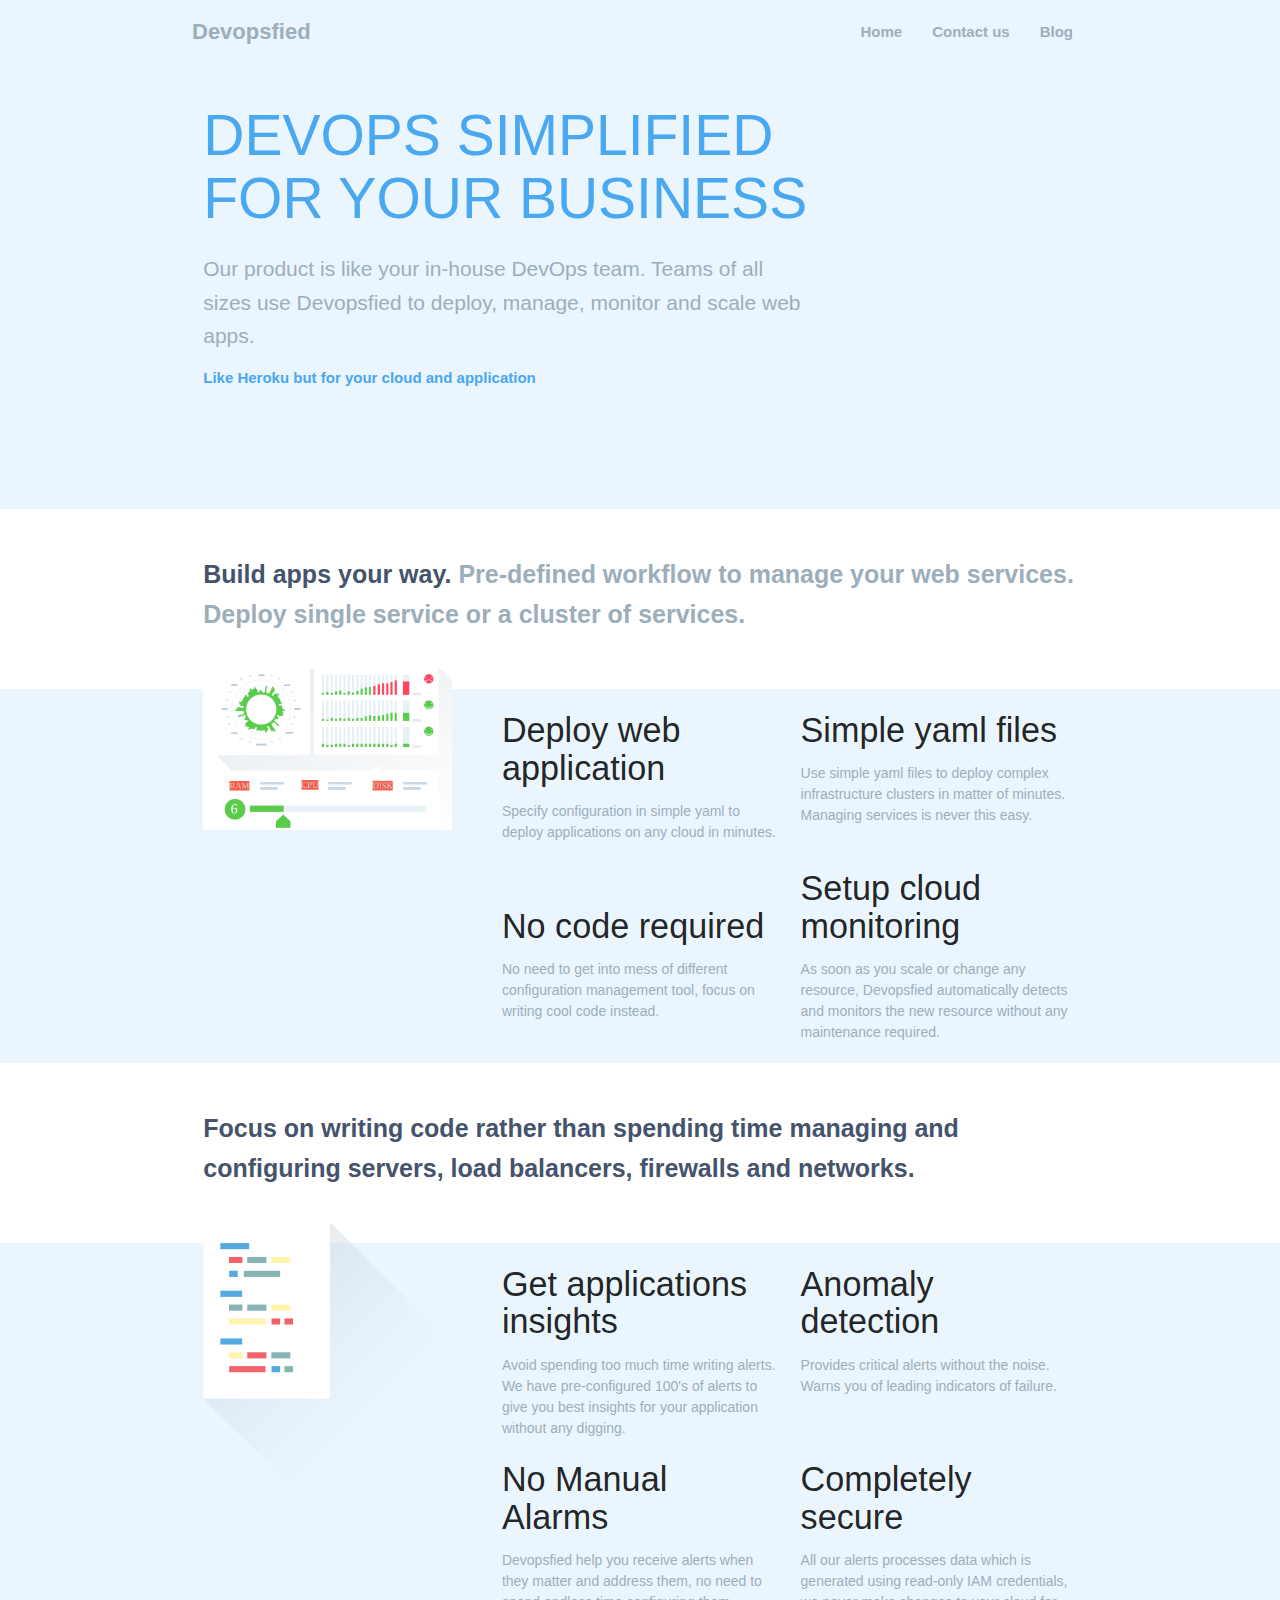
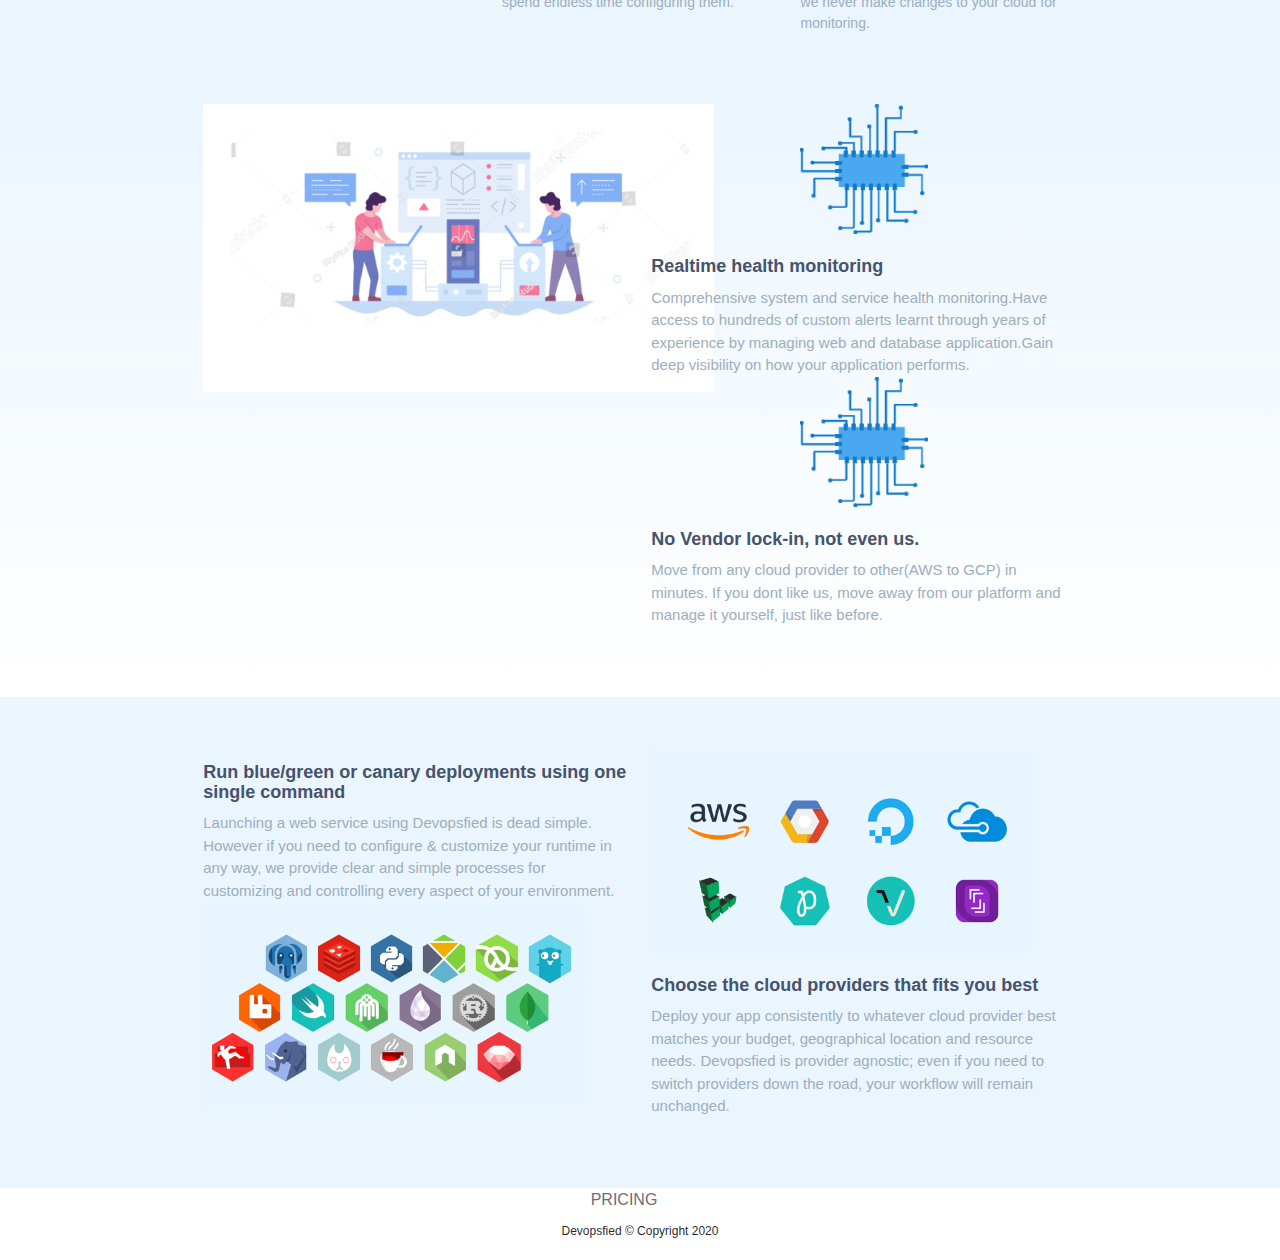
<file: index.html>
<!DOCTYPE html>
<html lang="en">
<head>
    <meta charset="UTF-8">
    <meta name="viewport" content="width=device-width, initial-scale=1.0">
    <title>Devopsfied - deploy manage microservice</title>
      <link rel="icon" href="./images/favicon.svg">
      <!-- Compiled and minified CSS -->
      <link rel="stylesheet" href="https://cdnjs.cloudflare.com/ajax/libs/materialize/1.0.0/css/materialize.min.css">
      <link href="https://fonts.googleapis.com/icon?family=Material+Icons" rel="stylesheet">
      <link href="https://fonts.googleapis.com/icon?family=Material+Icons" rel="stylesheet">
      <!-- Compiled and minified JavaScript -->
      <script src="https://code.jquery.com/jquery-3.5.1.min.js" integrity="sha256-9/aliU8dGd2tb6OSsuzixeV4y/faTqgFtohetphbbj0=" crossorigin="anonymous"></script>
      <!-- Global site tag (gtag.js) - Google Analytics -->
<script async src="https://www.googletagmanager.com/gtag/js?id=UA-171708030-1"></script>
<script>
  window.dataLayer = window.dataLayer || [];
  function gtag(){dataLayer.push(arguments);}
  gtag('js', new Date());

  gtag('config', 'UA-171708030-1');
</script>

      <script src="https://cdnjs.cloudflare.com/ajax/libs/materialize/1.0.0/js/materialize.min.js"></script>
      <link rel="stylesheet" href="./css/main.css">
</head>
<body>
    <header>
        <nav>
            <div class="nav-wrapper">
              <a href="#!" class="brand-logo">Devopsfied</a>
              <a href="#" style="color: #49a8ef;" data-target="mobile-demo" class="sidenav-trigger"><i class="material-icons">menu</i></a>
              <ul class="right hide-on-med-and-down">
                <li><a href="index.html">Home</a></li>
                <li><a href="mailto:hello@devopsfied.com">Contact us</a></li>
                <li><a href="blog.html">Blog</a></li>
              </ul>
            </div>
          </nav>
        
          <ul class="sidenav" id="mobile-demo">
            <li><a href="#!" class="brand-logo">Devopsfied</a></li>
            <li><a href="index.html">Home</a></li>
            <li><a href="mailto:hello@devopsfied.com">Contact us</a></li>
            <li><a href="blog.html">Blog </a></li>
          </ul>
    </header>
    <section class="sec-1">
      <div class="container">
        <div class="row">
          <div class="col m10 s12">
            <h1>DEVOPS SIMPLIFIED</h1>
            <h1>FOR YOUR BUSINESS</h1>

            <h4>Our product is like your in-house DevOps team.
            Teams of all sizes use Devopsfied to deploy, manage, monitor and scale web apps.</h4>
            <p>Like Heroku but for your cloud and application</p>
          </div>
        </div>
      </div>
    </section>
    <section class="sec-3 white">
      <div class="container">
        <div class="row">
          <div class="col s12">
            <h4><span>Build apps your way.</span> Pre-defined workflow to manage your web services. Deploy single service or a cluster of services.</h4>
          </div>
        </div>
      </div>
    </section>
    <section class="sec-2">
      <div class="container">
        <div class="row">
          <div class="col m4 s12">
            <img src="./images/monitoring0.png" alt="" class="sec2-img hide-on-small-only">
          </div>
          <div class="col m4 s12">
            <h4>Deploy web application</h4>
            <div class="eq_1">
              <p>Specify configuration in simple yaml to deploy applications on any cloud in minutes.</p>
            </div>
            <h4>No code required </h4>
            <div class="eq_1">
              <p>No need to get into mess of different configuration management tool, focus on writing cool code instead.</p>
            </div>
          </div>
          <div class="col m4 s12">
            <h4>Simple yaml files</h4>
            <div class="eq_1">
              <p>Use simple yaml files to deploy complex infrastructure clusters in matter of minutes. Managing services is never this easy.</p>
            </div>
            <h4>Setup cloud monitoring</h4>
            <div class="eq_1">
              <p>As soon as you scale or change any resource, Devopsfied automatically detects and monitors the new resource without any maintenance required.</p>
            </div>
          </div>
        </div>
      </div>
    </section>
    <section class="sec-3 white">
      <div class="container">
        <div class="row">
          <div class="col s12">
            <h4><span>Focus on writing code rather than spending time managing and configuring servers, load balancers, firewalls and networks.</h4>
          </div>
        </div>
      </div>
    </section>
    <section class="sec-2">
      <div class="container">
        <div class="row">
          <div class="col m4 s12">
            <img src="./images/simplicity.76203de.svg" alt="" class="sec2-img hide-on-small-only">
          </div>
          <div class="col m4 s12">
            <h4>Get applications insights</h4>
            <div class="eq_1">
              <p>Avoid spending too much time writing alerts. We have pre-configured 100's of alerts to give you best insights for your application without any digging.</p>
            </div>
            <h4>No Manual Alarms</h4>
            <div class="eq_1">
              <p>Devopsfied help you receive alerts when they matter and address them, no need to spend endless time configuring them.</p>
            </div>
          </div>
          <div class="col m4 s12">
            <h4>Anomaly detection</h4>
            <div class="eq_1">
              <p>Provides critical alerts without the noise. Warns you of leading indicators of failure.</p>
            </div>
            <h4>Completely secure</h4>
            <div class="eq_1">
              <p>All our alerts processes data which is generated using read-only IAM credentials, we never make changes to your cloud for monitoring.</p>
            </div>
          </div>
        </div>
      </div>
    </section>
    <section class="sec-4">
      <div class="container">
        <div class="row">
          <div class="col m6 s12">
            <img src="./images/web%20deployment.jpeg" class="hide-on-small-only" alt="">
          </div>
          <div class="col m6 s12">
            <div class="center">
              <img src="./images/chip-1710300_640.png" alt=""  style="width: 30%;">
            </div>
            <h5>Realtime health monitoring</h5>
            <p>Comprehensive system and service health monitoring.Have access to hundreds of custom alerts learnt through years of experience by managing web and database application.Gain deep visibility on how your application performs.</p>
            <div class="center">
              <img src="./images/chip-1710300_640.png" alt="" style="width: 30%;">
            </div>
            <h5>No Vendor lock-in, not even us.</h5>
            <p>Move from any cloud provider to other(AWS to GCP) in minutes. If you dont like us, move away from our platform and manage it yourself, just like before.</p>
          </div>
        </div>
      </div>
    </section>
    <section class="sec-5">
      <div class="container">
        <div class="row">
          <div class="col m6 s12">
            <h5>Run blue/green or canary deployments using one single command</h5>
            <p>Launching a web service using Devopsfied is dead simple. However if you need to configure & customize your runtime in any way, we provide clear and simple processes for customizing and controlling every aspect of your environment.</p>
            <div>
              <img src="./images/sec5img.png" alt="" class="hide-on-small-only" style="width: 90%;">
            </div>
          </div>
          <div class="col m6 s12">
            <div>
              <img src="./images/sec5img1.png" alt="" class="hide-on-small-only" style="width: 90%;">
            </div>
            <h5>Choose the cloud providers that fits you best</h5>
            <p>Deploy your app consistently to whatever cloud provider best matches your budget, geographical location and resource needs. Devopsfied is provider agnostic; even if you need to switch providers down the road, your workflow will remain unchanged.</p>
          </div>
        </div>
      </div>
    </section>
    <footer class="white">
      <div class="container">
        <div class="row center">
          <div style="display: flex;justify-content: center;">
          <a href="mailto:hello@devopsfied.com">PRICING&emsp;&emsp;</a>
          </div>
          <p>Devopsfied © Copyright 2020</p>
        </div>
      </div>
    </footer>
    <script src="./js/jquery.matchHeight.js"></script>
    <script src="./js/main.js"></script>
</body>
</html>
</file>
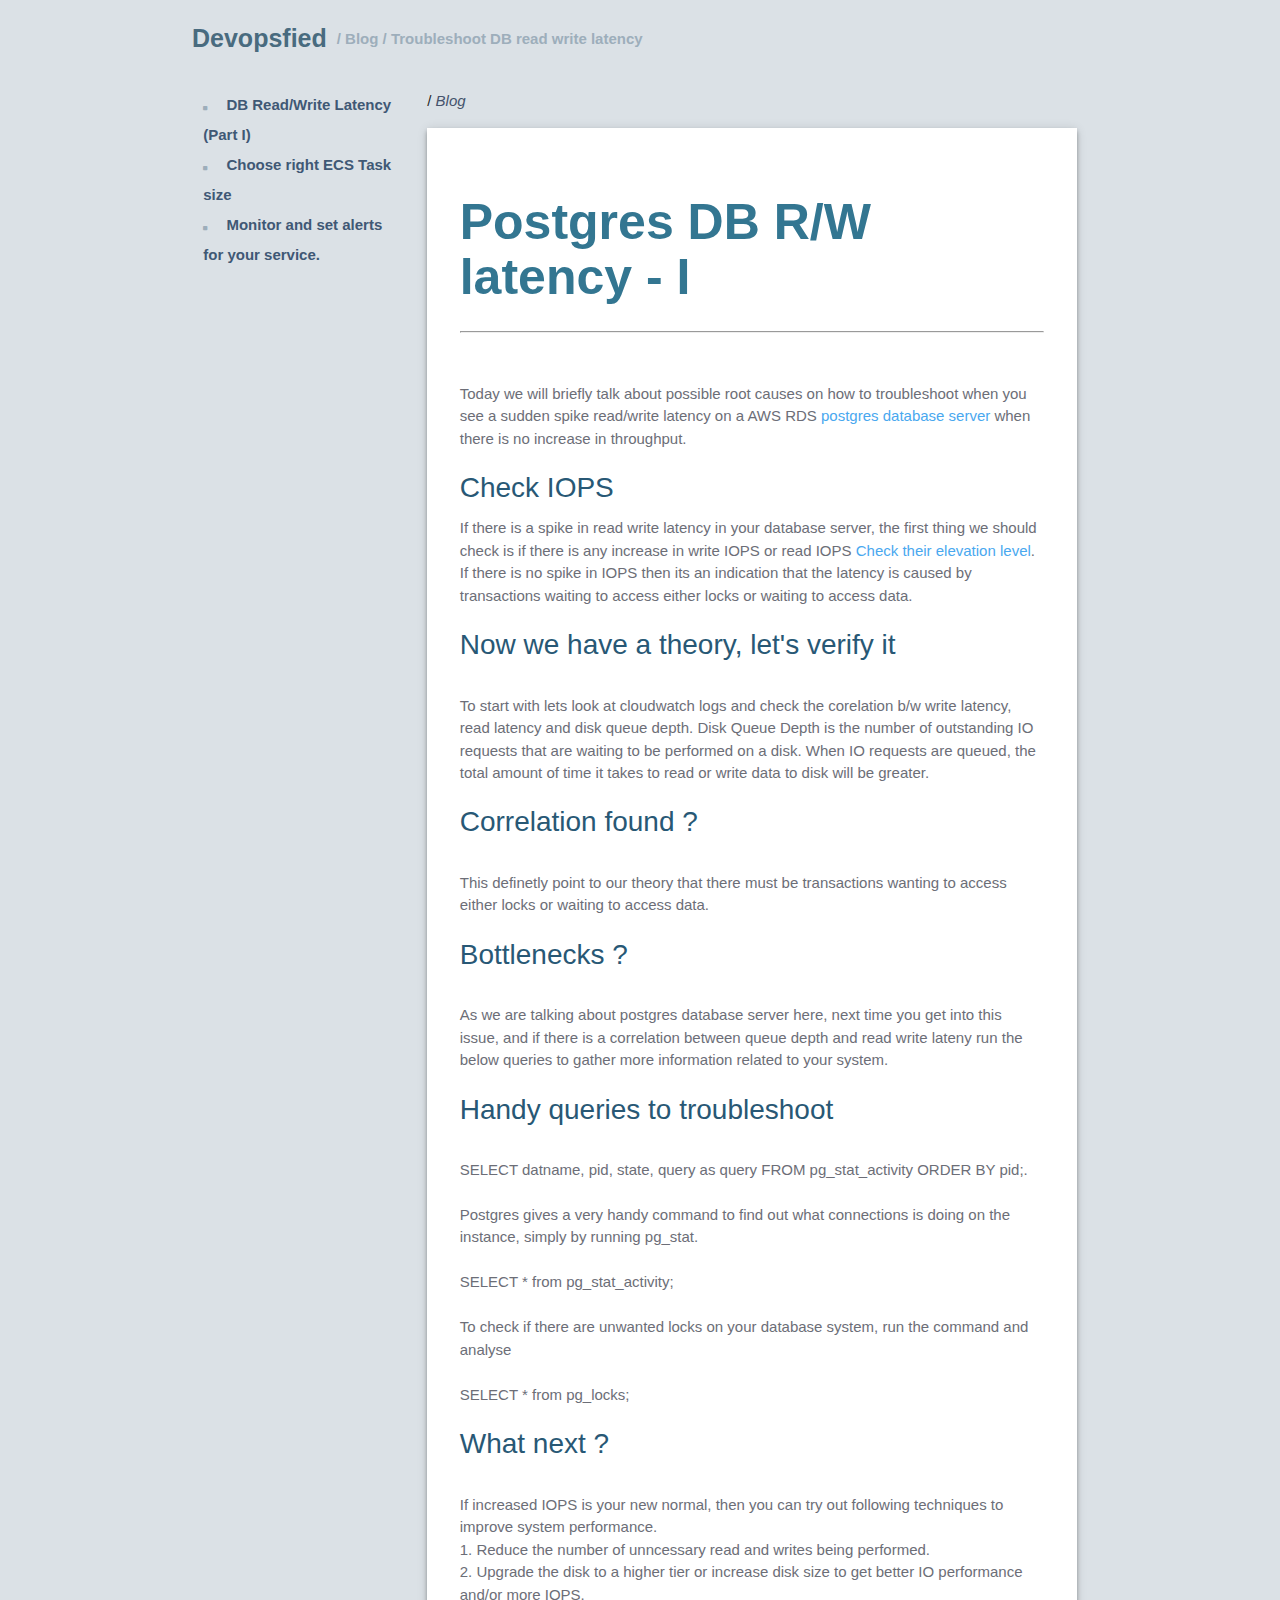
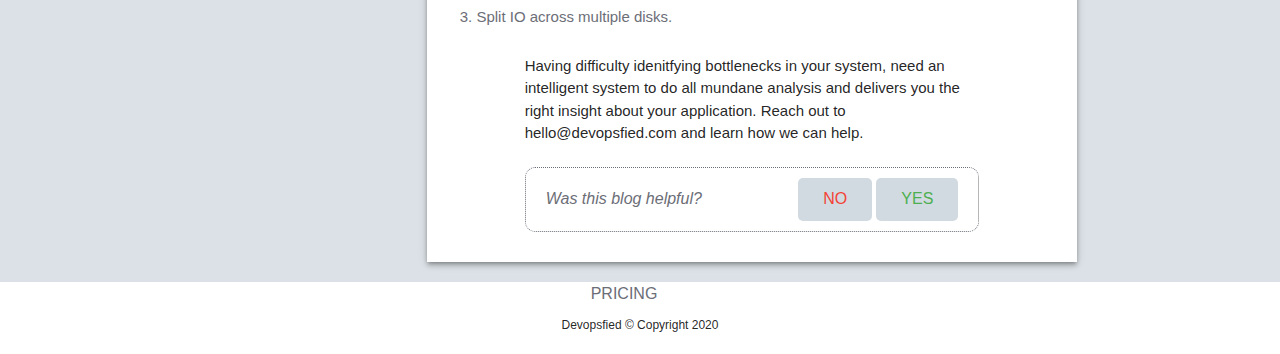
<file: blog.html>
<!DOCTYPE html>
<html lang="en">

<head>
    <meta charset="UTF-8">
    <meta name="viewport" content="width=device-width, initial-scale=1.0">
    <title>Devopsfied - deploy manage microservice</title>
    <link rel="icon" href="./images/favicon.svg">
    <!-- Compiled and minified CSS -->
    <link rel="stylesheet" href="https://cdnjs.cloudflare.com/ajax/libs/materialize/1.0.0/css/materialize.min.css">
    <link href="https://fonts.googleapis.com/icon?family=Material+Icons" rel="stylesheet">
    <link rel="stylesheet" href="./css/font-awesome.css">
    <!-- Compiled and minified JavaScript -->
    <script src="https://code.jquery.com/jquery-3.5.1.min.js" integrity="sha256-9/aliU8dGd2tb6OSsuzixeV4y/faTqgFtohetphbbj0=" crossorigin="anonymous"></script>
    <script src="https://cdnjs.cloudflare.com/ajax/libs/materialize/1.0.0/js/materialize.min.js"></script>
    <!-- Global site tag (gtag.js) - Google Analytics -->
    <script async src="https://www.googletagmanager.com/gtag/js?id=UA-171708030-1"></script>
    <script>
    window.dataLayer = window.dataLayer || [];

    function gtag() { dataLayer.push(arguments); }
    gtag('js', new Date());

    gtag('config', 'UA-171708030-1');
    </script>
    <link rel="stylesheet" href="./css/main.css">
</head>

<body style="background: #dbe1e6;">
    <header class="page-2-header">
        <div class="page-2-nav">
            <ul class="left page2">
                <li><a href="index.html" class="logo">Devopsfied</a></li>
                <li><a href="blog.html" style="margin-left: 10px;">/ Blog / Troubleshoot DB read write latency</a></li>
            </ul>
        </div>
    </header>
    <section class="page-2-sec-1">
        <div class="container">
            <div class="row">
                <div class="col m3 s12">
                    <button id="drop-open-btn">
                        <div class="mobile-drop drop-open">
                            <div>
                                <h5>Content<i class="material-icons" style="float: right;">add</i></h5>
                            </div>
                        </div>
                    </button>
                    <button href="" id="drop-close-btn">
                        <div class="mobile-drop drop-close">
                            <div>
                                <h5>Content<i class="material-icons" style="float: right;">close</i></h5>
                            </div>
                        </div>
                    </button>
                    <div class="side-menu">
                        <ul>
                            <li>
                                <a href="db-read-write-latency-1.html" class="sidebar-element ">
                                    <span>
                                        <i class="fa fa-square " aria-hidden="true" style="font-size: 5px;"></i>
                                    </span>
                                    </i>&emsp;DB Read/Write Latency (Part I)
                                </a>
                            </li>
                            <li>
                                <a href="ecs-task-size-1.html" class="sidebar-element ">
                                    <span>
                                        <i class="fa fa-square " aria-hidden="true" style="font-size: 5px;"></i>
                                    </span>
                                    </i>&emsp;Choose right ECS Task size
                                </a>
                            </li>
                            <li>
                                <a href="monitor-alerts-service.html" class="sidebar-element ">
                                    <span>
                                        <i class="fa fa-square " aria-hidden="true" style="font-size: 5px;"></i>
                                    </span>
                                    </i>&emsp;Monitor and set alerts for your service.
                                </a>
                            </li>
                        </ul>
                    </div>
                </div>
                <!-- section -2 -->
                <div class="col m9 s12" id="section-1">
                    <p>/ <span id="breadcrumb-text"> Blog</span></p>
                    <div class="content-div white z-depth-2">
                        <div class="container-2">
                            <h1>Postgres DB R/W latency - I </h1>
                            <hr>
                            <p style="padding-top: 50px;">Today we will briefly talk about possible root causes on how to troubleshoot when you see a sudden spike read/write latency on a AWS RDS <span>postgres database server</span> when there is no increase in throughput.</p>
                            <h4 class="dark-blue">Check IOPS</h4>
                            <p>
                                If there is a spike in read write latency in your database server, the first thing we should check is if there is any increase in write IOPS or read IOPS <span> Check their elevation level</span>.
                                If there is no spike in IOPS then its an indication that the latency is caused by transactions waiting to access either locks or waiting to access data.
                            </p>
                            <h4 class="dark-blue">Now we have a theory, let's verify it</h4>
                            <p style="padding-top: 20px;">
                                To start with lets look at cloudwatch logs and check the corelation b/w write latency, read latency and disk queue depth.
                                Disk Queue Depth is the number of outstanding IO requests that are waiting to be performed on a disk. When IO requests are queued, the total amount of time it takes to read or write data to disk will be greater.
                            </p>
                            <h4 class="dark-blue">Correlation found ?</h4>
                            <p style="padding-top: 20px;">
                                This definetly point to our theory that there must be transactions wanting to access either locks or waiting to access data.
                            </p>
                            <h4 class="dark-blue">Bottlenecks ?</h4>
                            <p style="padding-top: 20px;">
                                As we are talking about postgres database server here, next time you get into this issue, and if there is a correlation between queue depth and read write lateny run the below queries to gather more information related to your system.
                            </p>
                            <h4 class="dark-blue">Handy queries to troubleshoot</h4>
                            <p style="padding-top: 20px;">
                                SELECT datname, pid, state, query as query FROM pg_stat_activity ORDER BY pid;.
                                <br>
                                <br>
                                Postgres gives a very handy command to find out what connections is doing on the instance, simply by running pg_stat.
                                <br>
                                <br>
                                SELECT * from pg_stat_activity;
                                <br>
                                <br>
                                To check if there are unwanted locks on your database system, run the command and analyse
                                <br>
                                <br>
                                SELECT * from pg_locks;
                            </p>
                            <h4 class="dark-blue">What next ?</h4>
                            <p style="padding-top: 20px;">
                                If increased IOPS is your new normal, then you can try out following techniques to improve system performance.
                                <ul>
                                    <li>
                                        1. Reduce the number of unncessary read and writes being performed.
                                    </li>
                                    <li>
                                        2. Upgrade the disk to a higher tier or increase disk size to get better IO performance and/or more IOPS.
                                    </li>
                                    <li>
                                        3. Split IO across multiple disks.
                                    </li>
                                </ul>
                            </p>
                        </div>
                        <div class="container">
                            Having difficulty idenitfying bottlenecks in your system, need an intelligent system to do all mundane analysis and delivers you the right insight about your application. Reach out to hello@devopsfied.com and learn how we can help.
                        </div>
                        <br>
                        <div class="container">
                            <div class="div-buttons before-click">
                                <div>
                                    <p>Was this blog helpful?</p>
                                </div>
                                <div>
                                    <button class="page-2-btn red-text" id="no">NO</button>
                                    <button class="page-2-btn green-text" id="yes">YES</button>
                                </div>
                            </div>
                            <div class="div-buttons after-click">
                                <div>
                                    <p>Thank you for the feedback !</p>
                                </div>
                                <div>
                                    <img src="./images/tick.png" width="35px">
                                </div>
                            </div>
                            <div class="div-buttons after-click-2">
                                <div>
                                    <p>Thank you for the feedback !</p>
                                    <p>Reach out to <span>hello@devopsfied.com</span> with your issue and we'll try to help.</p>
                                </div>
                                <div>
                                    <img src="./images/tick.png" width="35px">
                                </div>
                            </div>
                        </div>
                    </div>
                </div>
            </div>
        </div>
    </section>
    <footer class="white">
        <div class="container">
            <div class="row center">
                <div style="display: flex;justify-content: center;">
                    <a href="mailto:hello@devopsfied.com">PRICING&emsp;&emsp;</a>
                </div>
                <p>Devopsfied © Copyright 2020</p>
            </div>
        </div>
    </footer>
    <script src="./js/main.js"></script>
</body>

</html>
</file>
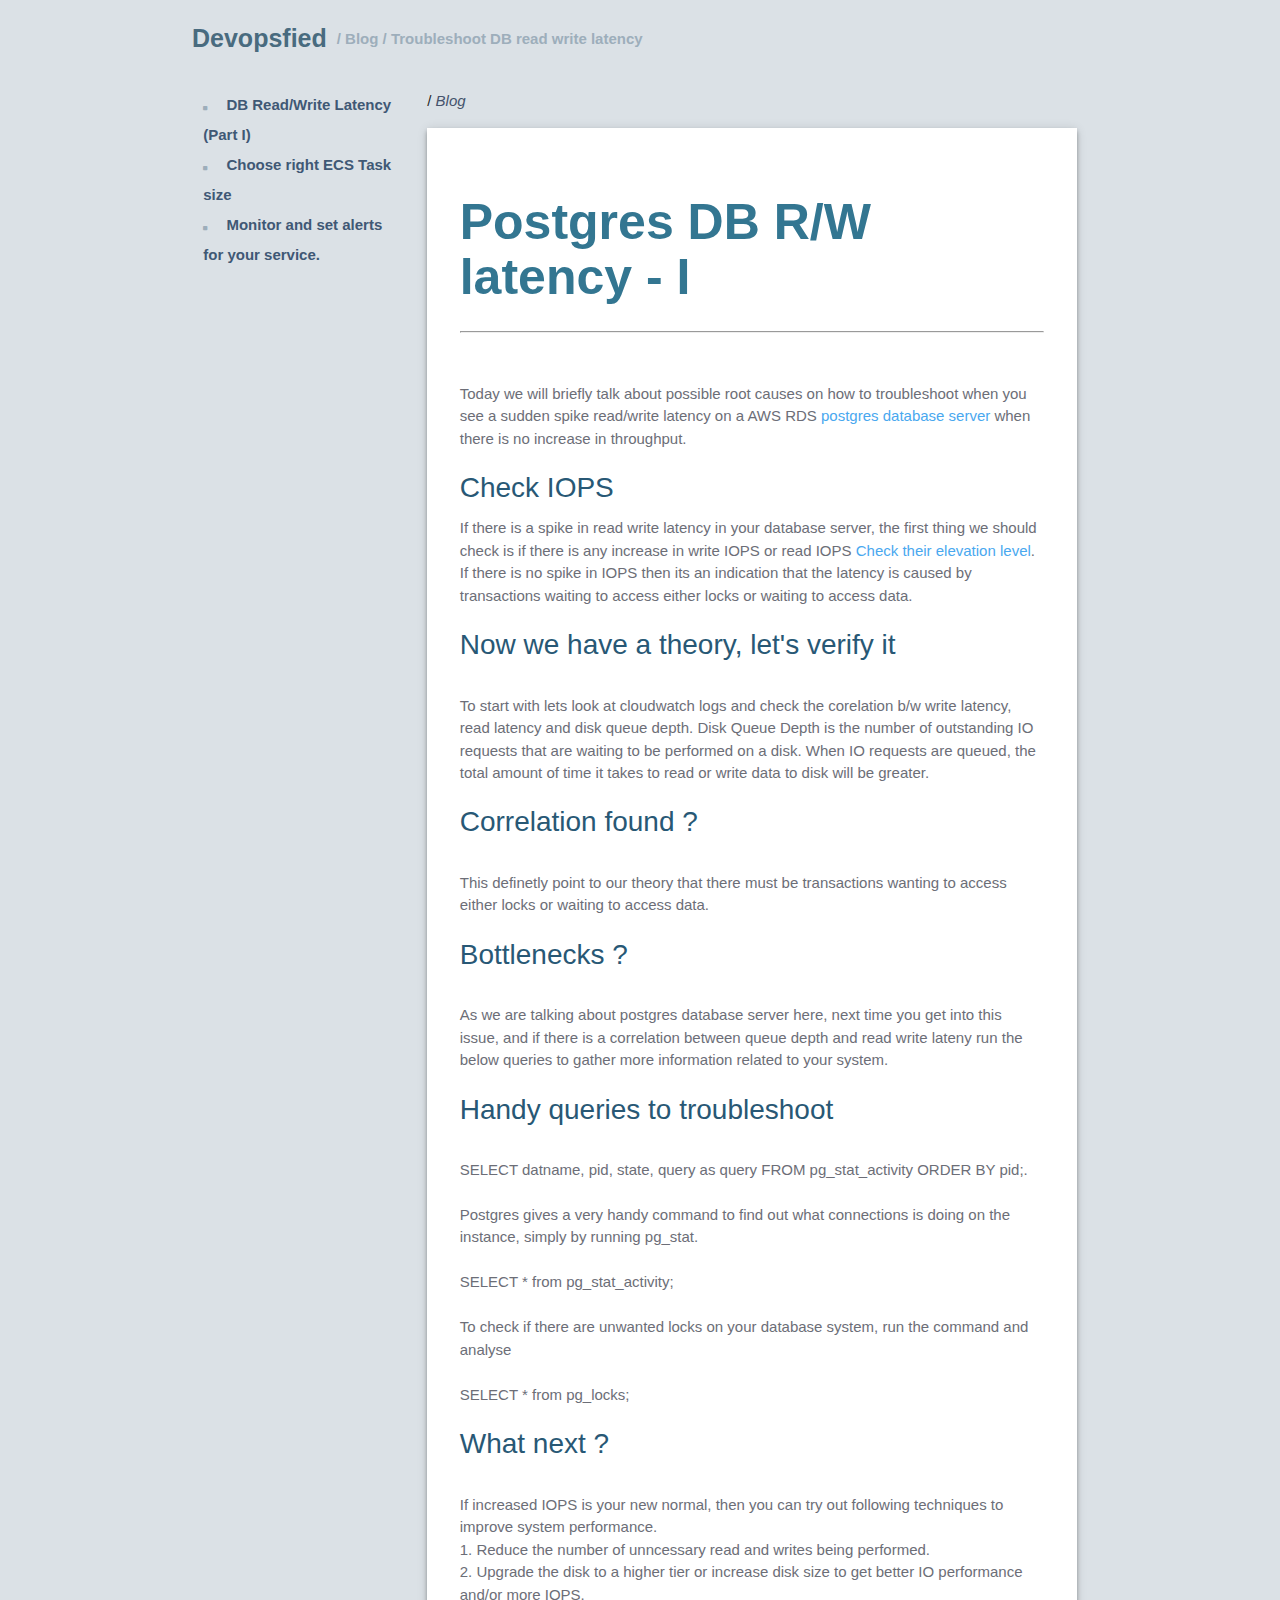
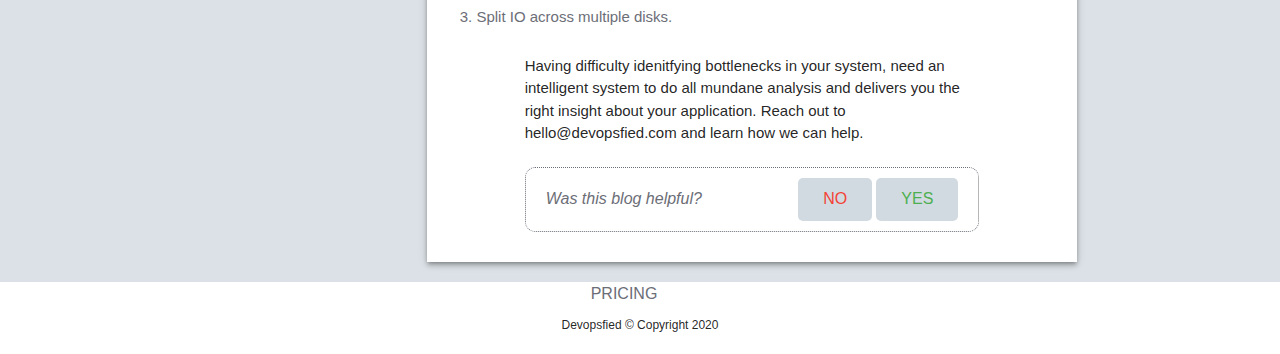
<file: db-read-write-latency-1.html>
<!DOCTYPE html>
<html lang="en">

<head>
    <meta charset="UTF-8">
    <meta name="viewport" content="width=device-width, initial-scale=1.0">
    <title>Devopsfied - deploy manage microservice</title>
    <link rel="icon" href="./images/favicon.svg">
    <!-- Compiled and minified CSS -->
    <link rel="stylesheet" href="https://cdnjs.cloudflare.com/ajax/libs/materialize/1.0.0/css/materialize.min.css">
    <link href="https://fonts.googleapis.com/icon?family=Material+Icons" rel="stylesheet">
    <link rel="stylesheet" href="./css/font-awesome.css">
    <!-- Compiled and minified JavaScript -->
    <script src="https://code.jquery.com/jquery-3.5.1.min.js" integrity="sha256-9/aliU8dGd2tb6OSsuzixeV4y/faTqgFtohetphbbj0=" crossorigin="anonymous"></script>
    <script src="https://cdnjs.cloudflare.com/ajax/libs/materialize/1.0.0/js/materialize.min.js"></script>
    <link rel="stylesheet" href="./css/main.css">
    <!-- Global site tag (gtag.js) - Google Analytics -->
    <script async src="https://www.googletagmanager.com/gtag/js?id=UA-171708030-1"></script>
    <script>
    window.dataLayer = window.dataLayer || [];

    function gtag() { dataLayer.push(arguments); }
    gtag('js', new Date());

    gtag('config', 'UA-171708030-1');
    </script>
</head>

<body style="background: #dbe1e6;">
    <header class="page-2-header">
        <div class="page-2-nav">
            <ul class="left page2">
                <li><a href="index.html" class="logo">Devopsfied</a></li>
                <li><a href="blog.html" style="margin-left: 10px;">/ Blog / Troubleshoot DB read write latency</a></li>
            </ul>
        </div>
    </header>
    <section class="page-2-sec-1">
        <div class="container">
            <div class="row">
                <div class="col m3 s12">
                    <button id="drop-open-btn">
                        <div class="mobile-drop drop-open">
                            <div>
                                <h5>Content<i class="material-icons" style="float: right;">add</i></h5>
                            </div>
                        </div>
                    </button>
                    <button href="" id="drop-close-btn">
                        <div class="mobile-drop drop-close">
                            <div>
                                <h5>Content<i class="material-icons" style="float: right;">close</i></h5>
                            </div>
                        </div>
                    </button>
                    <div class="side-menu">
                        <ul>
                            <li>
                                <a href="db-read-write-latency-1.html" class="sidebar-element ">
                                    <span>
                                        <i class="fa fa-square " aria-hidden="true" style="font-size: 5px;"></i>
                                    </span>
                                    </i>&emsp;DB Read/Write Latency (Part I)
                                </a>
                            </li>
                            <li>
                                <a href="ecs-task-size-1.html" class="sidebar-element ">
                                    <span>
                                        <i class="fa fa-square " aria-hidden="true" style="font-size: 5px;"></i>
                                    </span>
                                    </i>&emsp;Choose right ECS Task size
                                </a>
                            </li>
                            <li>
                                <a href="monitor-alerts-service.html" class="sidebar-element ">
                                    <span>
                                        <i class="fa fa-square " aria-hidden="true" style="font-size: 5px;"></i>
                                    </span>
                                    </i>&emsp;Monitor and set alerts for your service.
                                </a>
                            </li>
                        </ul>
                    </div>
                </div>
                <!-- section -2 -->
                <div class="col m9 s12" id="section-1">
                    <p>/ <span id="breadcrumb-text"> Blog</span></p>
                    <div class="content-div white z-depth-2">
                        <div class="container-2">
                            <h1>Postgres DB R/W latency - I </h1>
                            <hr>
                            <p style="padding-top: 50px;">Today we will briefly talk about possible root causes on how to troubleshoot when you see a sudden spike read/write latency on a AWS RDS <span>postgres database server</span> when there is no increase in throughput.</p>
                            <h4 class="dark-blue">Check IOPS</h4>
                            <p>
                                If there is a spike in read write latency in your database server, the first thing we should check is if there is any increase in write IOPS or read IOPS <span> Check their elevation level</span>.
                                If there is no spike in IOPS then its an indication that the latency is caused by transactions waiting to access either locks or waiting to access data.
                            </p>
                            <h4 class="dark-blue">Now we have a theory, let's verify it</h4>
                            <p style="padding-top: 20px;">
                                To start with lets look at cloudwatch logs and check the corelation b/w write latency, read latency and disk queue depth.
                                Disk Queue Depth is the number of outstanding IO requests that are waiting to be performed on a disk. When IO requests are queued, the total amount of time it takes to read or write data to disk will be greater.
                            </p>
                            <h4 class="dark-blue">Correlation found ?</h4>
                            <p style="padding-top: 20px;">
                                This definetly point to our theory that there must be transactions wanting to access either locks or waiting to access data.
                            </p>
                            <h4 class="dark-blue">Bottlenecks ?</h4>
                            <p style="padding-top: 20px;">
                                As we are talking about postgres database server here, next time you get into this issue, and if there is a correlation between queue depth and read write lateny run the below queries to gather more information related to your system.
                            </p>
                            <h4 class="dark-blue">Handy queries to troubleshoot</h4>
                            <p style="padding-top: 20px;">
                                SELECT datname, pid, state, query as query FROM pg_stat_activity ORDER BY pid;.
                                <br>
                                <br>
                                Postgres gives a very handy command to find out what connections is doing on the instance, simply by running pg_stat.
                                <br>
                                <br>
                                SELECT * from pg_stat_activity;
                                <br>
                                <br>
                                To check if there are unwanted locks on your database system, run the command and analyse
                                <br>
                                <br>
                                SELECT * from pg_locks;
                            </p>
                            <h4 class="dark-blue">What next ?</h4>
                            <p style="padding-top: 20px;">
                                If increased IOPS is your new normal, then you can try out following techniques to improve system performance.
                                <ul>
                                    <li>
                                        1. Reduce the number of unncessary read and writes being performed.
                                    </li>
                                    <li>
                                        2. Upgrade the disk to a higher tier or increase disk size to get better IO performance and/or more IOPS.
                                    </li>
                                    <li>
                                        3. Split IO across multiple disks.
                                    </li>
                                </ul>
                            </p>
                        </div>
                        <div class="container">
                            Having difficulty idenitfying bottlenecks in your system, need an intelligent system to do all mundane analysis and delivers you the right insight about your application. Reach out to hello@devopsfied.com and learn how we can help.
                        </div>
                        <br>
                        <div class="container">
                            <div class="div-buttons before-click">
                                <div>
                                    <p>Was this blog helpful?</p>
                                </div>
                                <div>
                                    <button class="page-2-btn red-text" id="no">NO</button>
                                    <button class="page-2-btn green-text" id="yes">YES</button>
                                </div>
                            </div>
                            <div class="div-buttons after-click">
                                <div>
                                    <p>Thank you for the feedback !</p>
                                </div>
                                <div>
                                    <img src="./images/tick.png" width="35px">
                                </div>
                            </div>
                            <div class="div-buttons after-click-2">
                                <div>
                                    <p>Thank you for the feedback !</p>
                                    <p>Reach out to <span>hello@devopsfied.com</span> with your issue and we'll try to help.</p>
                                </div>
                                <div>
                                    <img src="./images/tick.png" width="35px">
                                </div>
                            </div>
                        </div>
                    </div>
                </div>
            </div>
        </div>
    </section>
    <footer class="white">
        <div class="container">
            <div class="row center">
                <div style="display: flex;justify-content: center;">
                    <a href="mailto:hello@devopsfied.com">PRICING&emsp;&emsp;</a>
                </div>
                <p>Devopsfied © Copyright 2020</p>
            </div>
        </div>
    </footer>
    <script src="./js/main.js"></script>
</body>

</html>
</file>
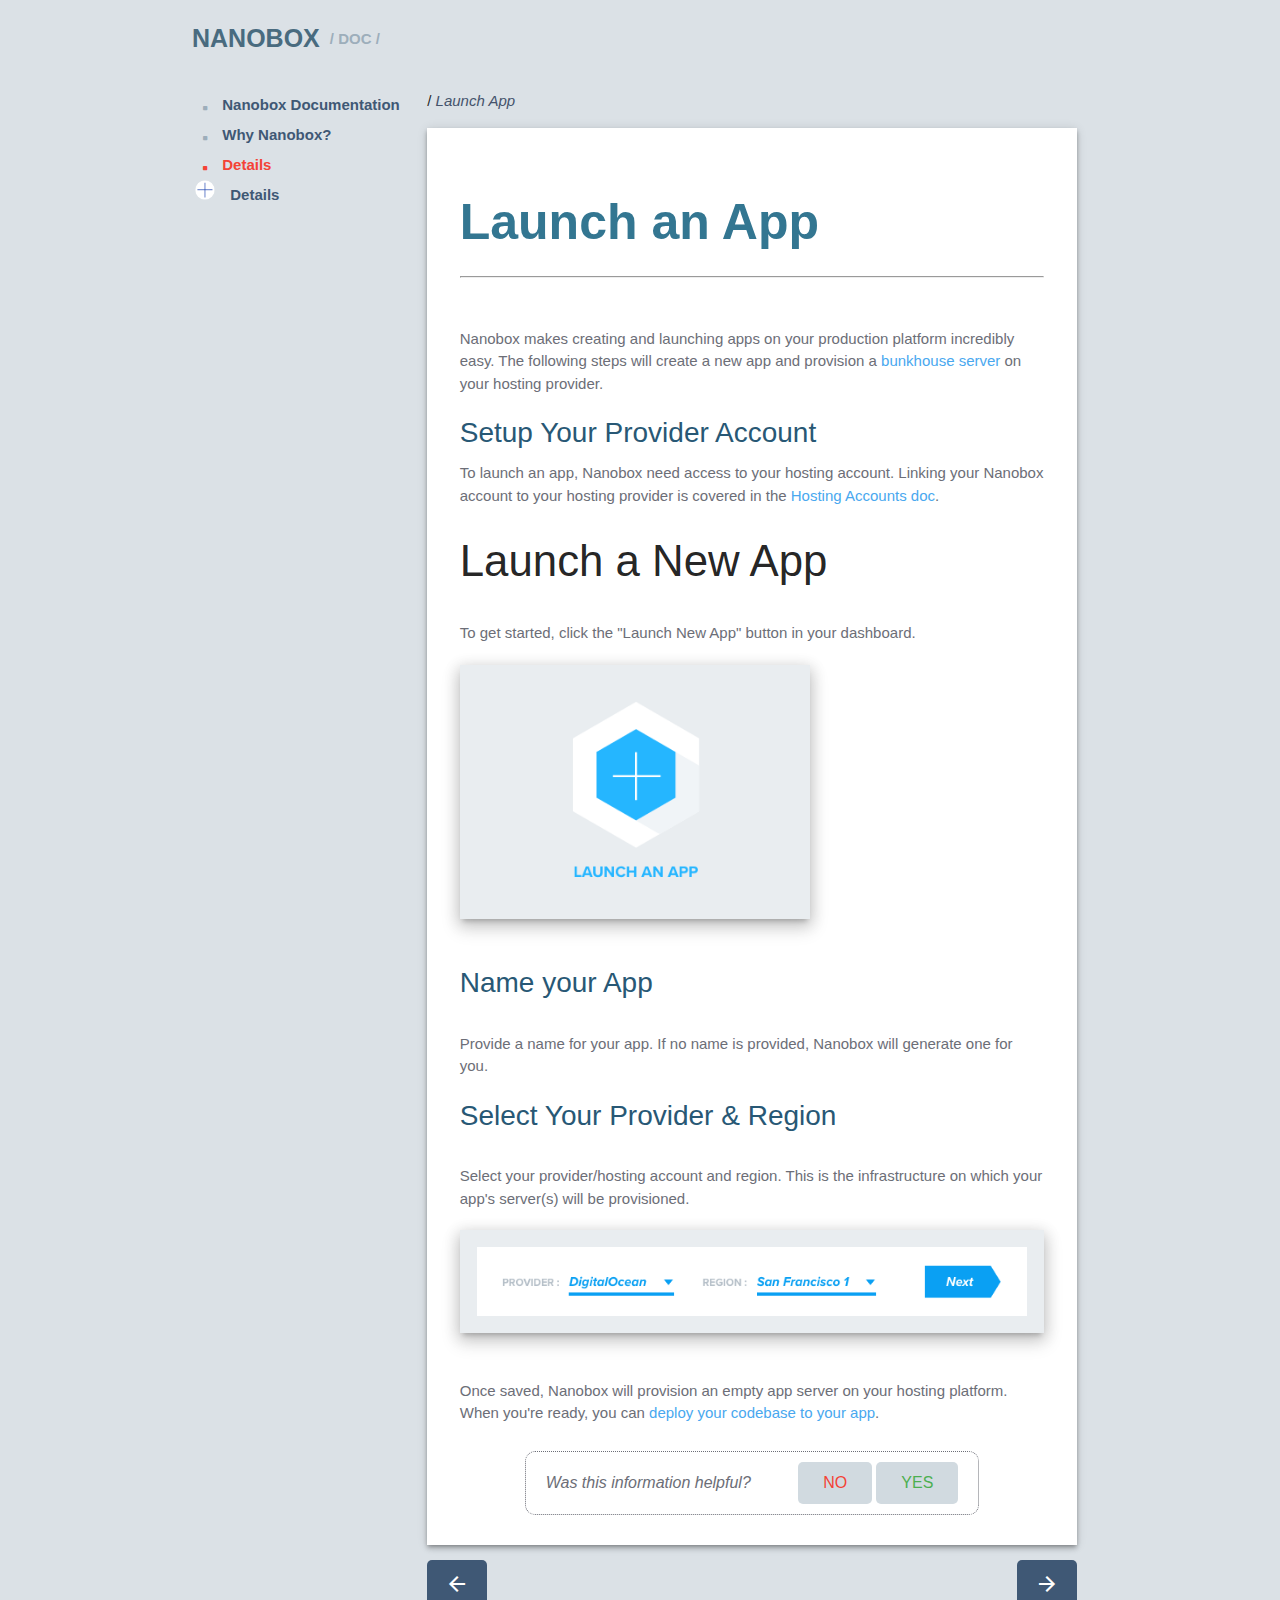
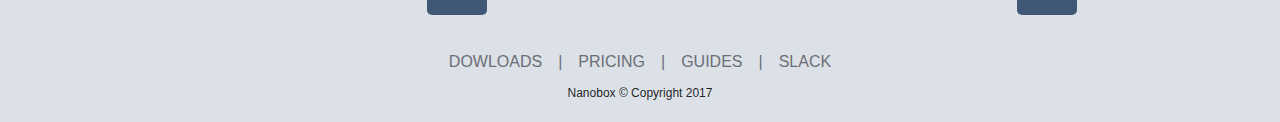
<file: details.html>
<!DOCTYPE html>
<html lang="en">
<head>
    <meta charset="UTF-8">
    <meta name="viewport" content="width=device-width, initial-scale=1.0">
    <title>Devopsfied - deploy manage microservice</title>
      <link rel="icon" href="./images/favicon.jpg">
      <!-- Compiled and minified CSS -->
      <link rel="stylesheet" href="https://cdnjs.cloudflare.com/ajax/libs/materialize/1.0.0/css/materialize.min.css">
      <link href="https://fonts.googleapis.com/icon?family=Material+Icons" rel="stylesheet">
      <link rel="stylesheet" href="./css/font-awesome.css">
      <!-- Compiled and minified JavaScript -->
      <script src="https://code.jquery.com/jquery-3.5.1.min.js" integrity="sha256-9/aliU8dGd2tb6OSsuzixeV4y/faTqgFtohetphbbj0=" crossorigin="anonymous"></script>
      <script src="https://cdnjs.cloudflare.com/ajax/libs/materialize/1.0.0/js/materialize.min.js"></script>
      <link rel="stylesheet" href="./css/main.css">
</head>
<body style="background: #dbe1e6;">
  <header class="page-2-header">
        <div class="page-2-nav">
          <ul class="left page2">
            <li><a href="index.html" class="logo">NANOBOX</a></li>
            <li><a href="documentation.html" style="margin-left: 10px;">/ DOC /</a></li>
          </ul>
        </div>
</header>
    <section class="page-2-sec-1">
      <div class="container">
        <div class="row">
          <div class="col m3 s12">
            <button id="drop-open-btn">
              <div class="mobile-drop drop-open">
                 <div>
                   <h5>Content<i class="material-icons" style="float: right;">add</i></h5>
                 </div>
             </div>
            </button> 
           <button href="" id="drop-close-btn">
             <div class="mobile-drop drop-close">
               <div>
                 <h5>Content<i class="material-icons" style="float: right;">close</i></h5>
               </div>
           </div>
         </button>
          <div class="side-menu">
            <ul>
              <li><a href="documentation.html" class="sidebar-element "><span><i class="fa fa-square " aria-hidden="true"  style="font-size: 5px;"></i></span></i>&emsp;Nanobox Documentation</a></li>
              <li><a href="why-nanobox.html" class="sidebar-element"><span><i class="fa fa-square" aria-hidden="true" style="font-size: 5px;"></i></span>&emsp;Why Nanobox?</a></li>
              <li><a href="details.html" class="sidebar-element red-text"><span><i class="fa fa-square red-text" aria-hidden="true" style="font-size: 5px;"></i></span>&emsp;Details</a></li>
              <li><button class="side-bar-btn" id="plus-btn"><img src="./images/white_plus.png" alt=""></button><a href="details.html" id="plus-link" class="sidebar-element">&emsp;Details</a></li>
              <li><button class="side-bar-btn" id="minus-btn"><img src="./images/white_minus.png" alt=""></button><a href="details.html" id="minus-link" class="sidebar-element">&emsp;Details</a>
                <ul id="sub-menu" style="border-left: 1px solid #b8b8b8;padding-left: 20px;">
                  <li><a href="" class="sidebar-element"><span><i class="fa fa-square" aria-hidden="true"  style="font-size: 5px;"></i></span></i>&emsp;Nanobox</a></li></li>
                </ul>
              </li>
            </ul>
          </div>
          </div>
                  <!-- section -2 -->
                  <div class="col m9 s12" id="section-1">
                    <p>/ <span id="breadcrumb-text"> Launch App</span></p>
                    <div class="content-div white z-depth-2">
                          <div class="container-2">
                            <h1>Launch an App</h1>
                            <hr>
                            <p style="padding-top: 50px;">Nanobox makes creating and launching apps on your production platform incredibly easy. The following steps will create a new app and provision a <span>bunkhouse server</span> on your hosting provider.</p>
                            <h4 class="dark-blue">Setup Your Provider Account</h4>
                            <p>
                              To launch an app, Nanobox need access to your hosting account. Linking your Nanobox account to your hosting provider is covered in the <span> Hosting Accounts doc</span>.
                            </p>
                            <h3 class="">Launch a New App</h3>
                            <p style="padding-top: 20px;">
                              To get started, click the "Launch New App" button in your dashboard.
                            </p>
                            <div >
                              <img src="./images/app-launch-button-60a0ae8a.png" class="z-depth-3" style="margin:20px 0;width:60%;" alt="">
                            </div>
                            <h4 class="dark-blue">Name your App</h4>
                            <p style="padding-top: 20px;">
                              Provide a name for your app. If no name is provided, Nanobox will generate one for you.
                            </p>
                            <h4 class="dark-blue">Select Your Provider & Region</h4>
                            <p style="padding-top: 20px;">
                              Select your provider/hosting account and region. This is the infrastructure on which your app's server(s) will be provisioned.
                            </p>
                            <div>
                              <img src="./images/app-launch-provider-region-7e0f7a01.png" class="z-depth-3" width="100%" alt="" style="margin:20px 0;">
                            </div>
                            <p style="padding-top: 20px;">
                              Once saved, Nanobox will provision an empty app server on your hosting platform. When you're ready, you can <span>deploy your codebase to your app</span>.
                            </p>
                          </div>
                        
                          <div class="container">
                            <div class="div-buttons before-click">
                                <div>
                                  <p>Was this information helpful?</p>
                                </div>
                                <div>
                                  <button class="page-2-btn red-text" id="no">NO</button>
                                  <button class="page-2-btn green-text" id="yes">YES</button>
                                </div>
                            </div>
                            <div class="div-buttons after-click">
                              <div>
                                <p>Thank you for the feedback !</p>
                              </div>
                              <div>
                                <img src="./images/tick.png" width="35px">
                              </div>
                          </div>
                            <div class="div-buttons after-click-2">
                              <div>
                                <p>Thank you for the feedback !</p>
                                <p>Reach out to <span>help@nanobox.io</span> and we'll try to help.</p>
                              </div>
                              <div>
                                <img src="./images/tick.png" width="35px">
                              </div>
                          </div>
                          </div>
                    </div>
                    <div class="pagination-div">
                      <a class="pagination center" href="why-nanobox.html"><i class="material-icons">arrow_back</i></a>
                      <a class="pagination center " href=""><i class="material-icons">arrow_forward</i></a>
                    </div>
                </div>
        </div>
      </div>
    </section>
    <footer>
      <div class="container">
        <div class="row center">
          <div style="display: flex;justify-content: center;">
            <a href="">DOWLOADS&emsp;|&emsp;</a>
          <a href="">PRICING&emsp;|&emsp;</a>
          <a href="">GUIDES&emsp;|&emsp;</a>
          <a href="">SLACK</a>
          </div>
          <p>Nanobox © Copyright 2017</p>
        </div>
      </div>
    </footer>
    <script src="./js/main.js"></script>
</body>
</html>
</file>
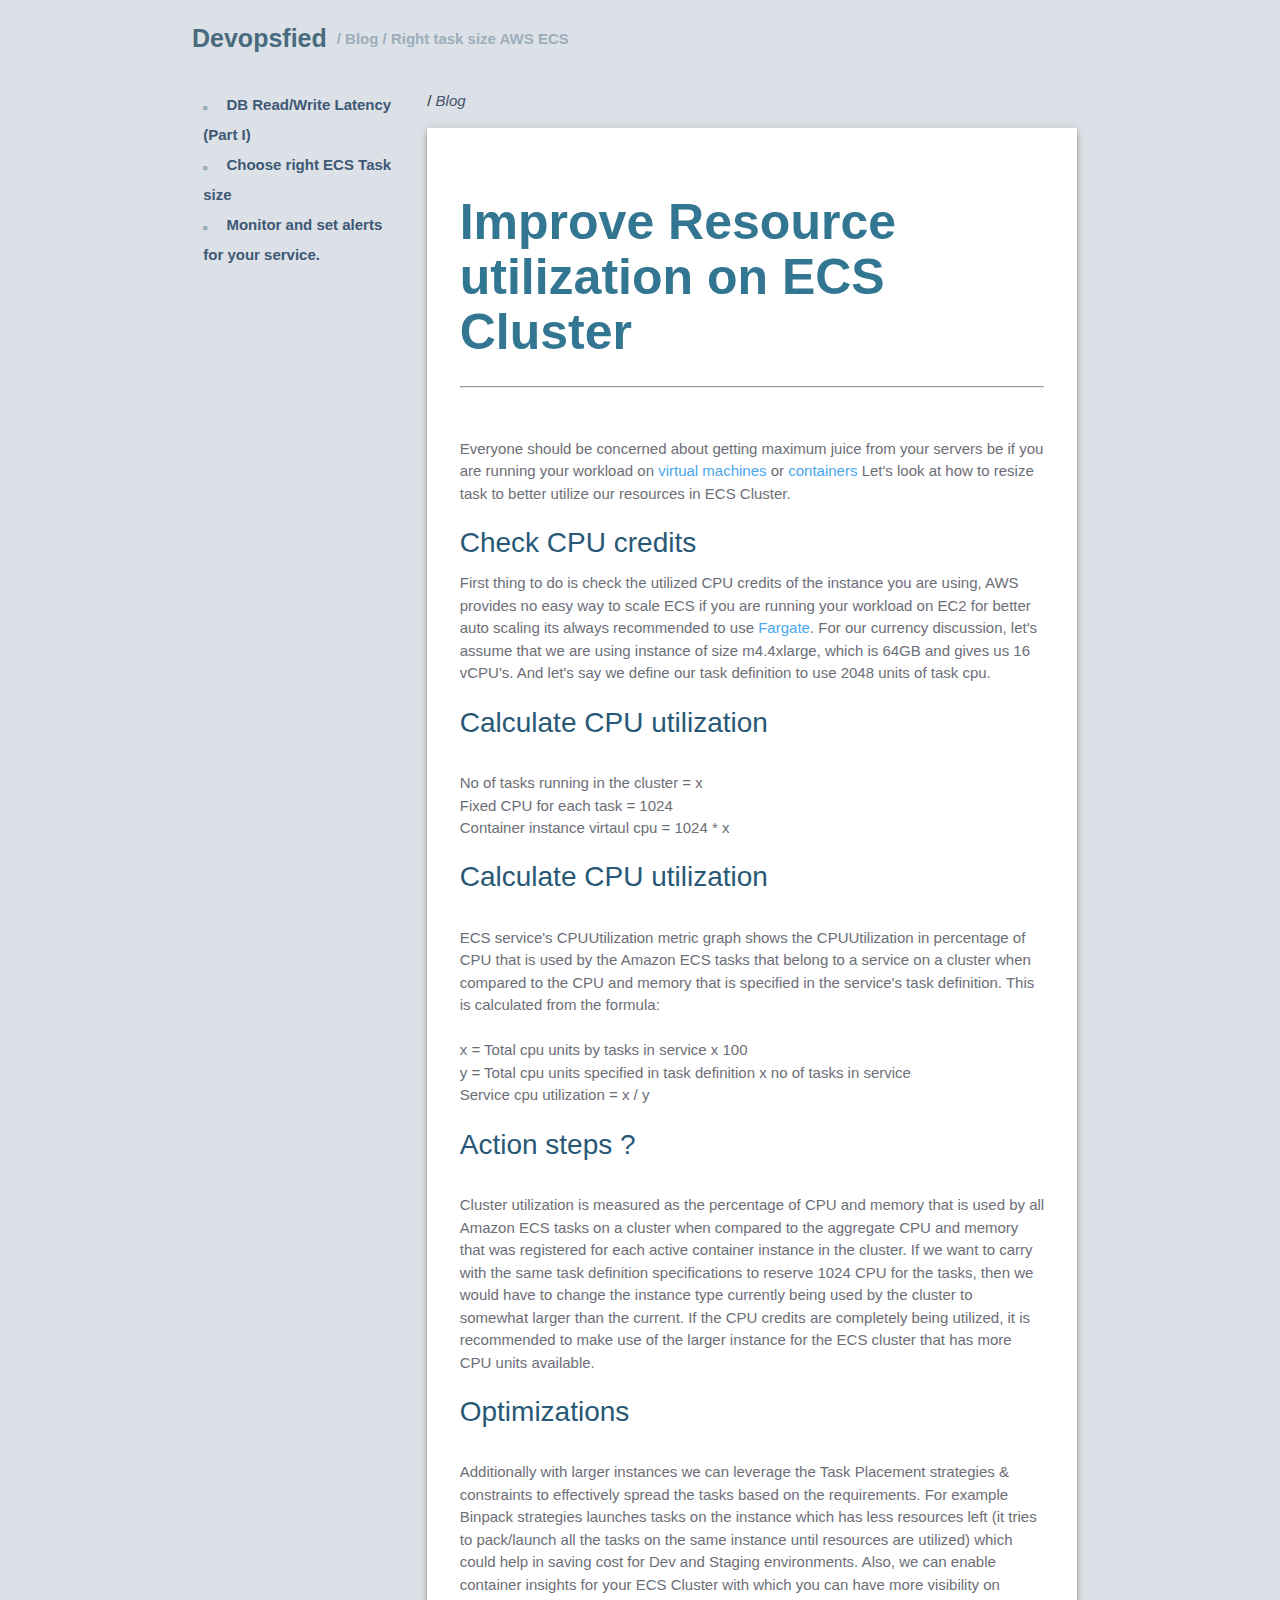
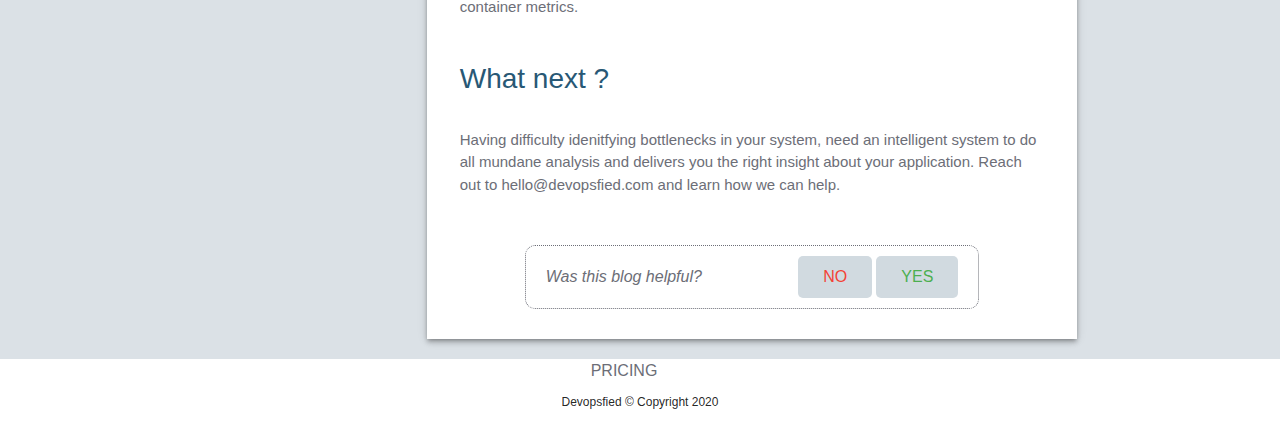
<file: ecs-task-size-1.html>
<!DOCTYPE html>
<html lang="en">

<head>
    <meta charset="UTF-8">
    <meta name="viewport" content="width=device-width, initial-scale=1.0">
    <title>Devopsfied - deploy manage microservice</title>
    <link rel="icon" href="./images/favicon.svg">
    <!-- Compiled and minified CSS -->
    <link rel="stylesheet" href="https://cdnjs.cloudflare.com/ajax/libs/materialize/1.0.0/css/materialize.min.css">
    <link href="https://fonts.googleapis.com/icon?family=Material+Icons" rel="stylesheet">
    <link rel="stylesheet" href="./css/font-awesome.css">
    <!-- Compiled and minified JavaScript -->
    <script src="https://code.jquery.com/jquery-3.5.1.min.js" integrity="sha256-9/aliU8dGd2tb6OSsuzixeV4y/faTqgFtohetphbbj0=" crossorigin="anonymous"></script>
    <script src="https://cdnjs.cloudflare.com/ajax/libs/materialize/1.0.0/js/materialize.min.js"></script>
    <!-- Global site tag (gtag.js) - Google Analytics -->
    <script async src="https://www.googletagmanager.com/gtag/js?id=UA-171708030-1"></script>
    <script>
    window.dataLayer = window.dataLayer || [];

    function gtag() { dataLayer.push(arguments); }
    gtag('js', new Date());

    gtag('config', 'UA-171708030-1');
    </script>
    <link rel="stylesheet" href="./css/main.css">
</head>

<body style="background: #dbe1e6;">
    <header class="page-2-header">
        <div class="page-2-nav">
            <ul class="left page2">
                <li><a href="index.html" class="logo">Devopsfied</a></li>
                <li><a href="blog.html" style="margin-left: 10px;">/ Blog / Right task size AWS ECS</a></li>
            </ul>
        </div>
    </header>
    <section class="page-2-sec-1">
        <div class="container">
            <div class="row">
                <div class="col m3 s12">
                    <button id="drop-open-btn">
                        <div class="mobile-drop drop-open">
                            <div>
                                <h5>Content<i class="material-icons" style="float: right;">add</i></h5>
                            </div>
                        </div>
                    </button>
                    <button href="" id="drop-close-btn">
                        <div class="mobile-drop drop-close">
                            <div>
                                <h5>Content<i class="material-icons" style="float: right;">close</i></h5>
                            </div>
                        </div>
                    </button>
                    <div class="side-menu">
                        <ul>
                            <li>
                                <a href="db-read-write-latency-1.html" class="sidebar-element ">
                                    <span>
                                        <i class="fa fa-square " aria-hidden="true" style="font-size: 5px;"></i>
                                    </span>
                                    </i>&emsp;DB Read/Write Latency (Part I)
                                </a>
                            </li>
                            <li>
                                <a href="ecs-task-size-1.html" class="sidebar-element ">
                                    <span>
                                        <i class="fa fa-square " aria-hidden="true" style="font-size: 5px;"></i>
                                    </span>
                                    </i>&emsp;Choose right ECS Task size
                                </a>
                            </li>
                            <li>
                                <a href="monitor-alerts-service.html" class="sidebar-element ">
                                    <span>
                                        <i class="fa fa-square " aria-hidden="true" style="font-size: 5px;"></i>
                                    </span>
                                    </i>&emsp;Monitor and set alerts for your service.
                                </a>
                            </li>
                        </ul>
                    </div>
                </div>
                <!-- section -2 -->
                <div class="col m9 s12" id="section-1">
                    <p>/ <span id="breadcrumb-text"> Blog</span></p>
                    <div class="content-div white z-depth-2">
                        <div class="container-2">
                            <h1>Improve Resource utilization on ECS Cluster </h1>
                            <hr>
                            <p style="padding-top: 50px;">Everyone should be concerned about getting maximum juice from your servers be if you are running your workload on <span>virtual machines</span> or <span> containers </span>Let's look at how to resize task to better utilize our resources in ECS Cluster.</p>
                            <h4 class="dark-blue">Check CPU credits</h4>
                            <p>
                                First thing to do is check the utilized CPU credits of the instance you are using, AWS provides no easy way to scale ECS if you are running your workload on EC2 for better auto scaling its always recommended to use <span> Fargate</span>.
                                For our currency discussion, let's assume that we are using instance of size m4.4xlarge, which is 64GB and gives us 16 vCPU's.
                                And let's say we define our task definition to use 2048 units of task cpu.
                            </p>
                            <h4 class="dark-blue">Calculate CPU utilization</h4>
                            <p style="padding-top: 20px;">
                                No of tasks running in the cluster = x
                                <br>
                                Fixed CPU for each task = 1024
                                <br>
                                Container instance virtaul cpu = 1024 * x
                            </p>
                            <h4 class="dark-blue">Calculate CPU utilization</h4>
                            <p style="padding-top: 20px;">
                                ECS service's CPUUtilization metric graph shows the CPUUtilization in percentage of CPU that is used by the Amazon ECS tasks that belong to a service on a cluster when compared to the CPU and memory that is specified in the service's task definition.
                                This is calculated from the formula:
                                <br>
                                <br>
                                x = Total cpu units by tasks in service x 100
                                <br>
                                y = Total cpu units specified in task definition x no of tasks in service
                                <br>
                                Service cpu utilization = x / y
                                <br>
                            </p>
                            <h4 class="dark-blue">Action steps ?</h4>
                            <p style="padding-top: 20px;">
                                Cluster utilization is measured as the percentage of CPU and memory that is used by all Amazon ECS tasks on a cluster when compared to the aggregate CPU and memory that was registered for each active container instance in the cluster.
                                If we want to carry with the same task definition specifications to reserve 1024 CPU for the tasks, then we would have to change the instance type currently being used by the cluster to somewhat larger than the current.
                                If the CPU credits are completely being utilized, it is recommended to make use of the larger instance for the ECS cluster that has more CPU units available. </p>
                            <h4 class="dark-blue">Optimizations</h4>
                            <p style="padding-top: 20px;">
                                Additionally with larger instances we can leverage the Task Placement strategies & constraints to effectively spread the tasks based on the requirements. For example Binpack strategies launches tasks on the instance which has less resources left (it tries to pack/launch all the tasks on the same instance until resources are utilized) which could help in saving cost for Dev and Staging environments.
                                Also, we can enable container insights for your ECS Cluster with which you can have more visibility on container metrics. <br>
                                <br>
                            </p>
                            <h4 class="dark-blue">What next ?</h4>
                            <p style="padding-top: 20px;">
                                Having difficulty idenitfying bottlenecks in your system, need an intelligent system to do all mundane analysis and delivers you the right insight about your application. Reach out to hello@devopsfied.com and learn how we can help.
                            </p>
                        </div>
                        <br>
                        <div class="container">
                            <div class="div-buttons before-click">
                                <div>
                                    <p>Was this blog helpful?</p>
                                </div>
                                <div>
                                    <button class="page-2-btn red-text" id="no">NO</button>
                                    <button class="page-2-btn green-text" id="yes">YES</button>
                                </div>
                            </div>
                            <div class="div-buttons after-click">
                                <div>
                                    <p>Thank you for the feedback !</p>
                                </div>
                                <div>
                                    <img src="./images/tick.png" width="35px">
                                </div>
                            </div>
                            <div class="div-buttons after-click-2">
                                <div>
                                    <p>Thank you for the feedback !</p>
                                    <p>Reach out to <span>hello@devopsfied.com</span> with your issue and we'll try to help.</p>
                                </div>
                                <div>
                                    <img src="./images/tick.png" width="35px">
                                </div>
                            </div>
                        </div>
                    </div>
                </div>
            </div>
        </div>
    </section>
    <footer class="white">
        <div class="container">
            <div class="row center">
                <div style="display: flex;justify-content: center;">
                    <a href="mailto:hello@devopsfied.com">PRICING&emsp;&emsp;</a>
                </div>
                <p>Devopsfied © Copyright 2020</p>
            </div>
        </div>
    </footer>
    <script src="./js/main.js"></script>
</body>

</html>
</file>
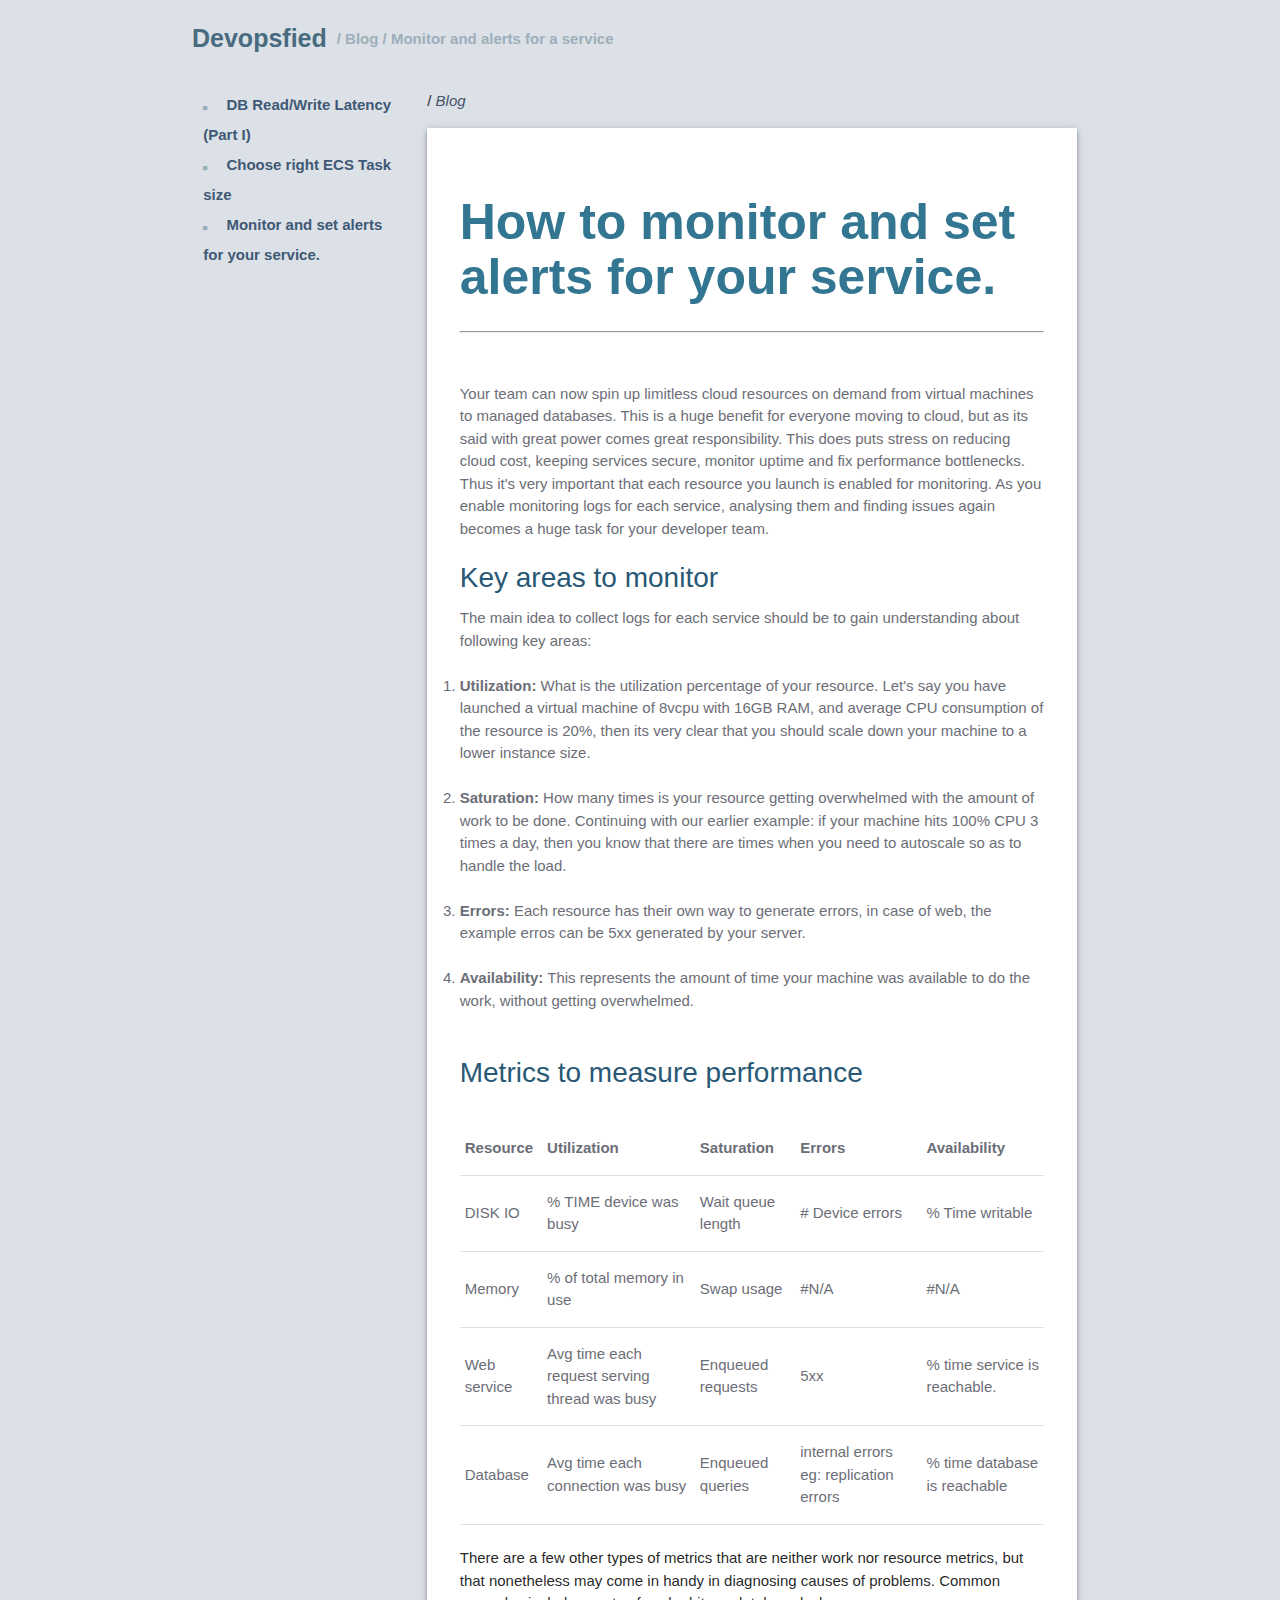
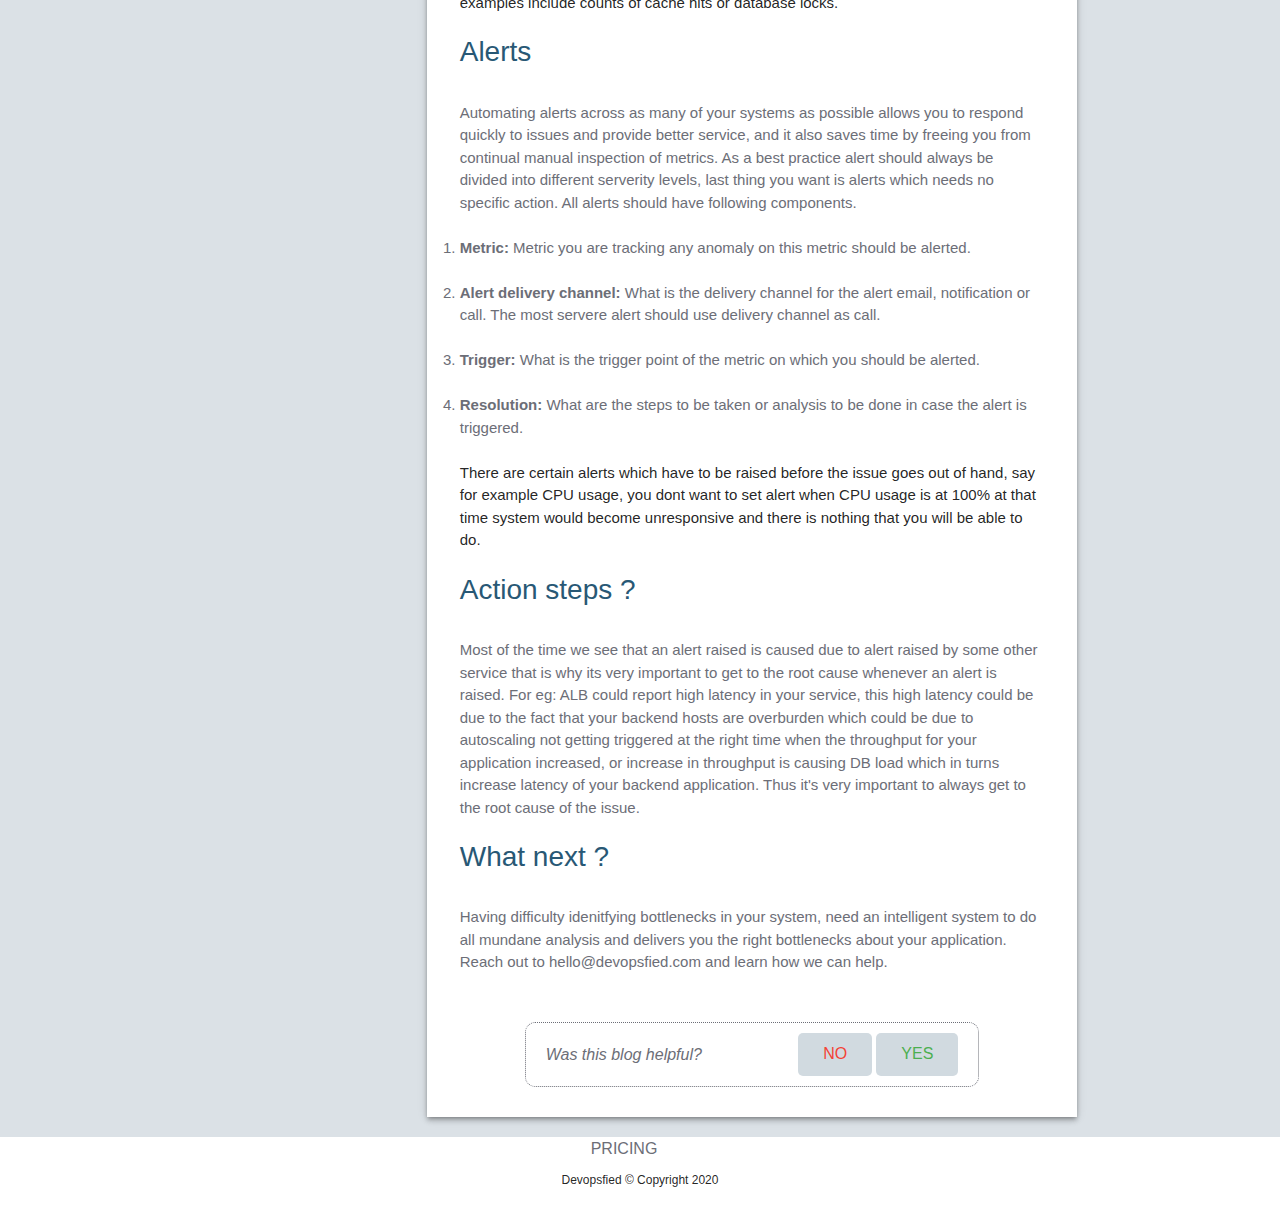
<file: monitor-alerts-service.html>
<!DOCTYPE html>
<html lang="en">

<head>
    <meta charset="UTF-8">
    <meta name="viewport" content="width=device-width, initial-scale=1.0">
    <title>Devopsfied - deploy manage microservice</title>
    <link rel="icon" href="./images/favicon.svg">
    <!-- Compiled and minified CSS -->
    <link rel="stylesheet" href="https://cdnjs.cloudflare.com/ajax/libs/materialize/1.0.0/css/materialize.min.css">
    <link href="https://fonts.googleapis.com/icon?family=Material+Icons" rel="stylesheet">
    <link rel="stylesheet" href="./css/font-awesome.css">
    <!-- Compiled and minified JavaScript -->
    <script src="https://code.jquery.com/jquery-3.5.1.min.js" integrity="sha256-9/aliU8dGd2tb6OSsuzixeV4y/faTqgFtohetphbbj0=" crossorigin="anonymous"></script>
    <script src="https://cdnjs.cloudflare.com/ajax/libs/materialize/1.0.0/js/materialize.min.js"></script>
    <!-- Global site tag (gtag.js) - Google Analytics -->
    <script async src="https://www.googletagmanager.com/gtag/js?id=UA-171708030-1"></script>
    <script>
    window.dataLayer = window.dataLayer || [];

    function gtag() { dataLayer.push(arguments); }
    gtag('js', new Date());

    gtag('config', 'UA-171708030-1');
    </script>
    <link rel="stylesheet" href="./css/main.css">
</head>

<body style="background: #dbe1e6;">
    <header class="page-2-header">
        <div class="page-2-nav">
            <ul class="left page2">
                <li><a href="index.html" class="logo">Devopsfied</a></li>
                <li><a href="blog.html" style="margin-left: 10px;">/ Blog / Monitor and alerts for a service</a></li>
            </ul>
        </div>
    </header>
    <section class="page-2-sec-1">
        <div class="container">
            <div class="row">
                <div class="col m3 s12">
                    <button id="drop-open-btn">
                        <div class="mobile-drop drop-open">
                            <div>
                                <h5>Content<i class="material-icons" style="float: right;">add</i></h5>
                            </div>
                        </div>
                    </button>
                    <button href="" id="drop-close-btn">
                        <div class="mobile-drop drop-close">
                            <div>
                                <h5>Content<i class="material-icons" style="float: right;">close</i></h5>
                            </div>
                        </div>
                    </button>
                    <div class="side-menu">
                        <ul>
                            <li>
                                <a href="db-read-write-latency-1.html" class="sidebar-element ">
                                    <span>
                                        <i class="fa fa-square " aria-hidden="true" style="font-size: 5px;"></i>
                                    </span>
                                    </i>&emsp;DB Read/Write Latency (Part I)
                                </a>
                            </li>
                            <li>
                                <a href="ecs-task-size-1.html" class="sidebar-element ">
                                    <span>
                                        <i class="fa fa-square " aria-hidden="true" style="font-size: 5px;"></i>
                                    </span>
                                    </i>&emsp;Choose right ECS Task size
                                </a>
                            </li>
                            <li>
                                <a href="monitor-alerts-service.html" class="sidebar-element ">
                                    <span>
                                        <i class="fa fa-square " aria-hidden="true" style="font-size: 5px;"></i>
                                    </span>
                                    </i>&emsp;Monitor and set alerts for your service.
                                </a>
                            </li>
                        </ul>
                    </div>
                </div>
                <!-- section -2 -->
                <div class="col m9 s12" id="section-1">
                    <p>/ <span id="breadcrumb-text"> Blog</span></p>
                    <div class="content-div white z-depth-2">
                        <div class="container-2">
                            <h1>How to monitor and set alerts for your service.</h1>
                            <hr>
                            <p style="padding-top: 50px;">Your team can now spin up limitless cloud resources on demand from virtual machines to managed databases. This is a huge benefit for everyone moving to cloud, but as its said with great power comes great responsibility.
                                This does puts stress on reducing cloud cost, keeping services secure, monitor uptime and fix performance bottlenecks. Thus it's very important that each resource you launch is enabled for monitoring. As you enable monitoring logs for each service, analysing them and finding issues again becomes a huge task for your developer team.
                                <h4 class="dark-blue">Key areas to monitor</h4>
                                <p>
                                    The main idea to collect logs for each service should be to gain understanding about following key areas: <br><br>
                                    <ol>
                                        <li>
                                            <b>Utilization:</b> What is the utilization percentage of your resource. Let's say you have launched a virtual machine of 8vcpu with 16GB RAM, and average CPU consumption of the resource is 20%, then its very clear that you should scale down your machine to a lower instance size. <br>
                                        </li>
                                        <br>
                                        <li>
                                            <b>Saturation:</b> How many times is your resource getting overwhelmed with the amount of work to be done. Continuing with our earlier example: if your machine hits 100% CPU 3 times a day, then you know that there are times when you need to autoscale so as to handle the load.
                                        </li><br>
                                        <li>
                                            <b>Errors:</b> Each resource has their own way to generate errors, in case of web, the example erros can be 5xx generated by your server.
                                        </li><br>
                                        <li>
                                            <b>Availability:</b> This represents the amount of time your machine was available to do the work, without getting overwhelmed.
                                        </li><br>
                                    </ol>
                                </p>
                                <h4 class="dark-blue">Metrics to measure performance</h4>
                                <p style="padding-top: 20px;">
                                    <table>
                                        <tr>
                                            <th>Resource</th>
                                            <th>Utilization</th>
                                            <th>Saturation</th>
                                            <th>Errors</th>
                                            <th>Availability</th>
                                        </tr>
                                        <tr>
                                            <td>DISK IO</td>
                                            <td>% TIME device was busy</td>
                                            <td>Wait queue length</td>
                                            <td># Device errors</td>
                                            <td>% Time writable</td>
                                        </tr>
                                        <tr>
                                            <td>Memory</td>
                                            <td>% of total memory in use</td>
                                            <td>Swap usage</td>
                                            <td>#N/A</td>
                                            <td>#N/A</td>
                                        </tr>
                                        <tr>
                                            <td>Web service</td>
                                            <td>Avg time each request serving thread was busy</td>
                                            <td>Enqueued requests</td>
                                            <td>5xx</td>
                                            <td>% time service is reachable.</td>
                                        </tr>
                                        <tr>
                                            <td>Database</td>
                                            <td>Avg time each connection was busy</td>
                                            <td>Enqueued queries</td>
                                            <td>internal errors eg: replication errors</td>
                                            <td>% time database is reachable</td>
                                        </tr>
                                    </table>
                                    <br>
                                    There are a few other types of metrics that are neither work nor resource metrics,
                                    but that nonetheless may come in handy in diagnosing causes of problems.
                                    Common examples include counts of cache hits or database locks.
                                </p>
                                <h4 class="dark-blue">Alerts</h4>
                                <p style="padding-top: 20px;">
                                    Automating alerts across as many of your systems as possible allows you to respond quickly to issues and provide better service, and it also saves time by freeing you from continual manual inspection of metrics.
                                    As a best practice alert should always be divided into different serverity levels, last thing you want is alerts which needs no specific action. All alerts should have following components.
                                    <br><br>
                                    <ol>
                                        <li>
                                            <b>Metric:</b> Metric you are tracking any anomaly on this metric should be alerted.
                                        </li><br>
                                        <li>
                                            <b>Alert delivery channel:</b> What is the delivery channel for the alert email, notification or call. The most servere alert should use delivery channel as call.
                                        </li><br>
                                        <li>
                                            <b>Trigger:</b> What is the trigger point of the metric on which you should be alerted.
                                        </li><br>
                                        <li>
                                            <b>Resolution:</b> What are the steps to be taken or analysis to be done in case the alert is triggered.
                                        </li><br>
                                    </ol>
                                    There are certain alerts which have to be raised before the issue goes out of hand, say for example CPU usage, you dont want to set alert when CPU usage is at 100% at that time system would become unresponsive and there is nothing that you will be able to do.
                                </p>
                                <h4 class="dark-blue">Action steps ?</h4>
                                <p style="padding-top: 20px;">
                                    Most of the time we see that an alert raised is caused due to alert raised by some other service that is why its very important to get to the root cause whenever an alert is raised. For eg: ALB could report high latency in your service, this high latency could be due to the fact that your backend hosts are overburden which could be due to autoscaling not getting triggered at the right time when the throughput for your application increased, or increase in throughput is causing DB load which in turns increase latency of your backend application. Thus it's very important to always get to the root cause of the issue.</p>
                                <h4 class="dark-blue">What next ?</h4>
                                <p style="padding-top: 20px;">
                                    Having difficulty idenitfying bottlenecks in your system, need an intelligent system to do all mundane analysis and delivers you the right bottlenecks about your application. Reach out to hello@devopsfied.com and learn how we can help.
                                </p>
                        </div>
                        <br>
                        <div class="container">
                            <div class="div-buttons before-click">
                                <div>
                                    <p>Was this blog helpful?</p>
                                </div>
                                <div>
                                    <button class="page-2-btn red-text" id="no">NO</button>
                                    <button class="page-2-btn green-text" id="yes">YES</button>
                                </div>
                            </div>
                            <div class="div-buttons after-click">
                                <div>
                                    <p>Thank you for the feedback !</p>
                                </div>
                                <div>
                                    <img src="./images/tick.png" width="35px">
                                </div>
                            </div>
                            <div class="div-buttons after-click-2">
                                <div>
                                    <p>Thank you for the feedback !</p>
                                    <p>Reach out to <span>hello@devopsfied.com</span> with your issue and we'll try to help.</p>
                                </div>
                                <div>
                                    <img src="./images/tick.png" width="35px">
                                </div>
                            </div>
                        </div>
                    </div>
                </div>
            </div>
        </div>
    </section>
    <footer class="white">
        <div class="container">
            <div class="row center">
                <div style="display: flex;justify-content: center;">
                    <a href="mailto:hello@devopsfied.com">PRICING&emsp;&emsp;</a>
                </div>
                <p>Devopsfied © Copyright 2020</p>
            </div>
        </div>
    </footer>
    <script src="./js/main.js"></script>
</body>

</html>
</file>
<file: css/main.css>
*{
    margin: 0;
    padding: 0;
    box-sizing: border-box;
}

body{
    width: 100%;
    max-width: 1700px;
    background-color: #333s;
    margin-left: auto;
    margin-right: auto;
}
.row{
    margin-bottom: 0;
    padding-bottom: 20px;
}
.vlc{
    display: flex;
    flex-direction: column;
    align-items: center;
}
header .page-2-nav{
    padding: 0 15vw 0 15vw;
}
nav{
    background-color: #eaf5fe;
    padding: 0 15vw 0 15vw;
}
nav .brand-logo{
    color: #9daebb;  
    font-size: 22px;
    font-weight: bold;
}
nav li a{
    color: #9daebb;
    font-weight: bold;
    transition: 1s;
}
nav li a:hover{
    color: #49a8ef;
    background: #eaf5fe;
    text-decoration: underline;
}
.sec-1{
    background: #eaf5fe;
    min-height: 40vh;
    padding-top: 40px;
    padding-bottom: 100px;
}
.sec-1 h1{
    margin: 0;
    color: #49a8ef;
    font-weight:300;
    font-size: 3.8rem;
}
.sec-1 h4{
    color: #9daebb;
    font-size: 1.4rem;
    max-width: 600px;
    line-height: 1.6;
}
.sec-1 p{
    font-weight: bold;
    color: #49a8ef;
}
.sec-2{
    background: #eaf5fe;
    min-height: 40vh;
}
.sec-2 p{
    color: #9daebb;
    font-size: 14px;
}
.sec-2 h5{
    color: #45536c;
    font-size: 14px;
    font-weight: bold;
}
.sec2-img{
    margin-top: -20px;
    width: 90%;
}
.sec-3{
    min-height: 20vh;
    display: flex;
    align-items: center;
}
.sec-3 h4{
    font-size: 25px;
    font-weight: 700;
    color: #9daebb;
    line-height: 1.6;
}
.sec-3 h4 span{
    color: #45536c;
}
.sec-4{
    min-height: 40vh;
    background: linear-gradient(#eaf5fe,#ffff);
    padding-top: 50px;
    padding-bottom: 50px;
}
.sec-4 img{
    width: 120%;
}
.sec-4 p{
    color: #9daebb;
}
.sec-4 h5{
    color: #45536c;
    font-size: 18px;
    font-weight: bold;
}
.sec-5{
    min-height: 40vh;
    background: #eaf5fe;
    padding-top: 50px;
    padding-bottom: 50px;
}
.sec-5 p{
    color: #9daebb;
}
.sec-5 h5{
    color: #45536c;
    font-size: 18px;
    font-weight: bold;
}
.page-2-header{
    position: absolute;
}
.page-2-sec-1{
    background: #dbe1e6;
    padding-top: 10vh;
}
.page2 ul li a:hover{
    text-decoration: none;
}
.page-2-nav ul{
    display: flex;
    align-items: center;
    margin-top: 20px;
}
.page-2-nav ul li a{
   font-weight: bold;
   color: #9daebb;
}
.page-2-nav .logo{
   color: #496b7f;
   font-size: 25px;
}
.side-menu ul li a{
    color: #3f5875;
    font-weight: 600;
    line-height: 30px;
}
.content-div{
    padding-bottom: 30px;
    margin-top: 15px;
}
.container-2{
    padding: 4% 5%;
}

.container-2 h1{
    font-size: 50px;
    font-weight: bold;
    color: #337691;
}
.container-2 p{
    font-weight: 500;
    color: #6c6e77;
}
li {
    font-weight: 500;
    color: #6c6e77;

}
tr {
    font-weight: 500;
    color: #6c6e77;
    
}
.container-2 h4{
    font-size: 28px; 
    font-weight: 500;
    color: #333;  
}
.container-2 .dark-blue{
    font-weight: 500;
    color: #285875;
}
.container-2 h5{
    font-size: 16px;
    font-weight: bold;
    color: #2a8eba;
}
.container-2 p span{
    color: #49a8ef;
}
.items{
    margin-top: 20px;
}
.items a{
    font-size: 15px;
    font-weight: 500;
    color: #333;
    transition: 0.5s;
}
.items a:hover{
    color: #49a8ef;
}
.div-buttons{
    border: dotted 1px #6c6e77;
    padding: 10px 20px;
    border-radius: 10px;
    display: flex;
    justify-content: space-between;
    align-items: center;
}
.div-buttons p{
    color: #6c6e77;
    font-size: 16px;
    font-weight: 500;
    font-style: italic;
}
.div-buttons p span{
    color: #49a8ef;
}
.page-2-btn{
    background: #d1dae0;
    border: none;
    padding: 12px 25px;
    border-radius: 5px;
    font-size: 16px;
    font-weight: 500;
}
.pagination-div{
    display: flex;
    justify-content: space-between;
    padding: 15px 0;
}
.pagination{
    width: 60px;
    padding: 12px 0;
    background: #3f5875;
    border: none;
    border-radius: 5px;
    color: white;
}
.side-menu li a span{
    color: #9daebb;
}
#breadcrumb-text{
    color: #45536c;
    font-size: 15px;
    font-weight: 500;
    font-style: italic;
}
footer a{
    font-size: 16px;
    color: #6c6e77;
    font-weight: 500;
}
footer p{
    font-size: 12px;
    padding-top: 10px;
}
.sidenav{
    background: rgba(255,255,255,0.9);
    width: 100vw;
    max-height:40vh;
    padding-top: 5vh;
}
.sidenav li a{
    color: #17559b;
    font-size: 22px;
    font-weight: 500;
}
.mobile-drop{
    background: #e1edf7;
    color: #c5c9ce;
}
.mobile-drop h5{
    padding:0 20px 0 20px;
}
#drop-open-btn, #drop-close-btn{
    display: none;
    border: none;
    background-color: #e1edf7;
    width: 100%;
}
@media only screen and (max-width: 600px){
    #drop-open-btn{
        display: block;
    }
    .container-2 h1{
        font-size: 40px;
        width: 100vw;
    }
    .div-buttons{
        flex-direction: column;
    }
    .side-menu{
        display: none;
    }
}
@media only screen and (min-width: 601px){
.container {
    width: 70%;
}
}
.side-bar-btn{
    margin-left: -8px;
    width: 20px;
    height: 20px;
    background: transparent;
    border: none;
}
.side-bar-btn img{
    width: 100%;
}
.side-bar-btn:focus{
    outline: transparent;
    background-color: transparent;
}
</file>
